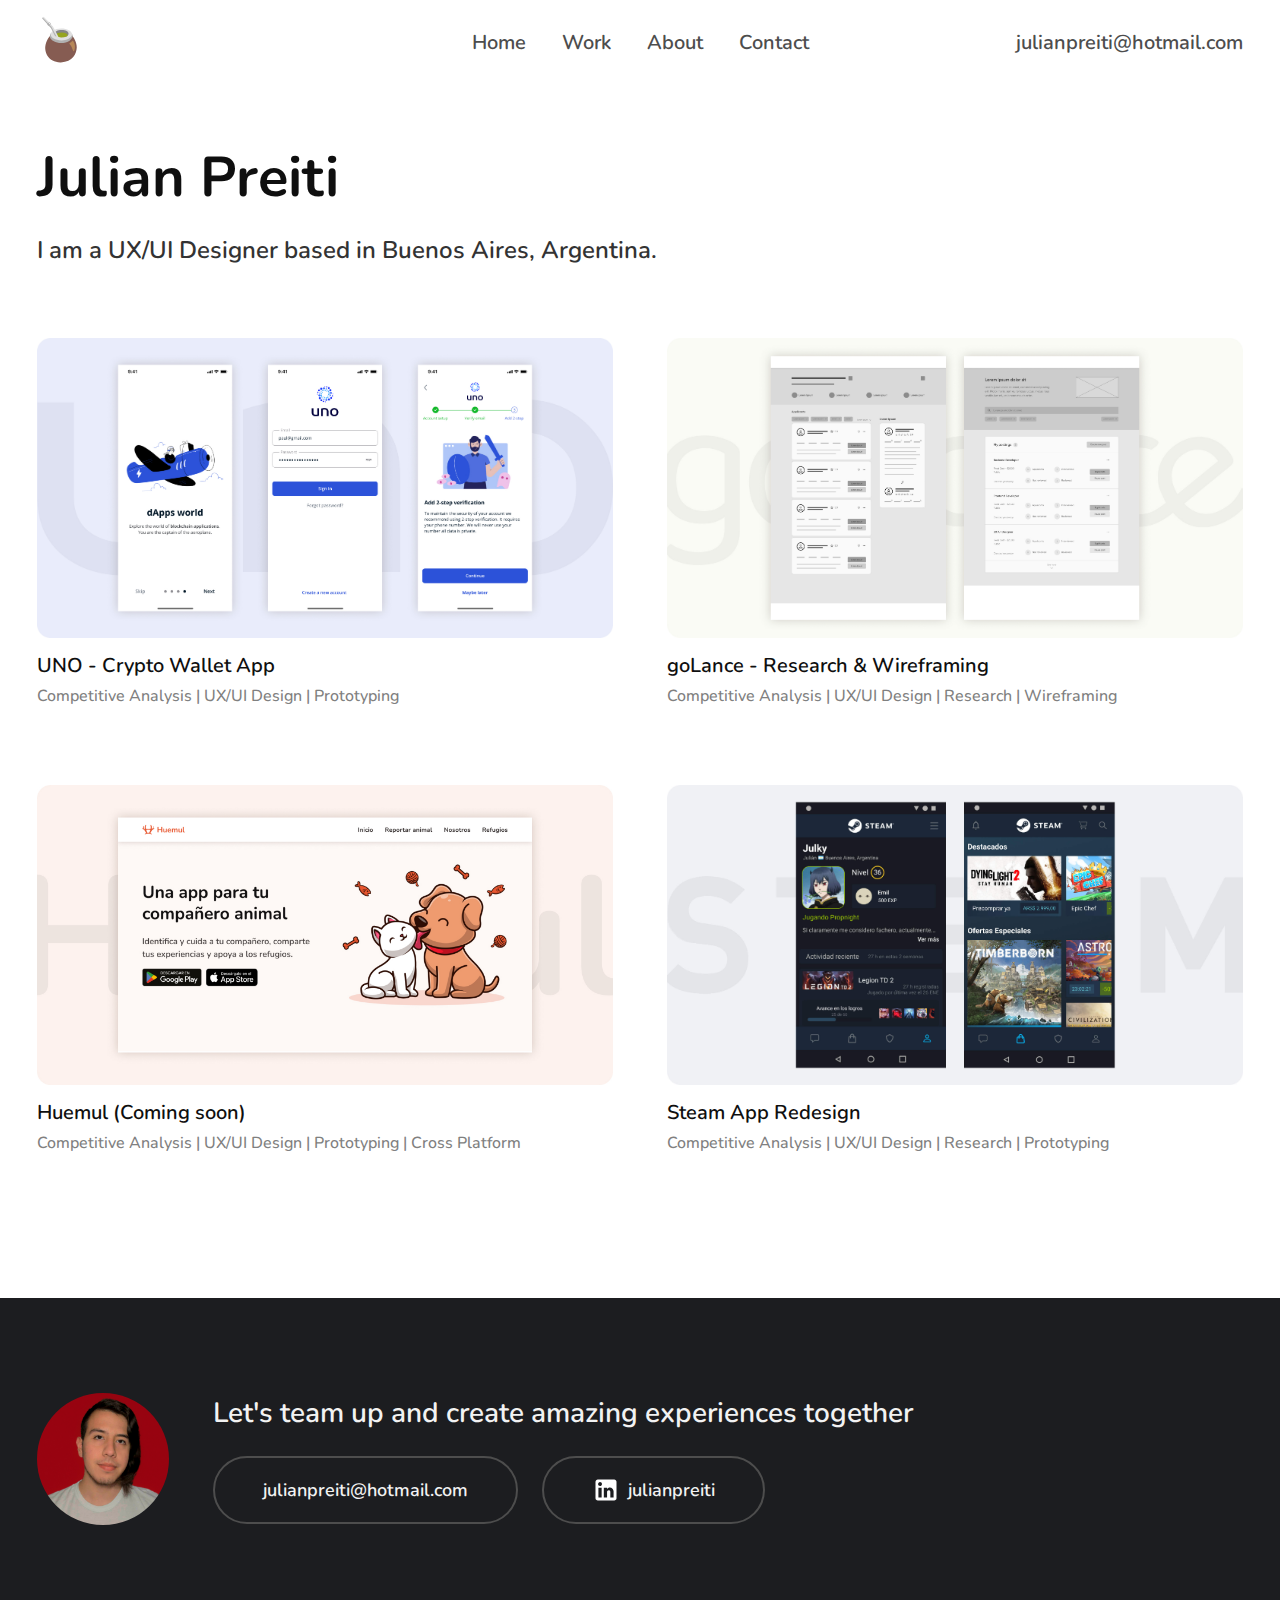
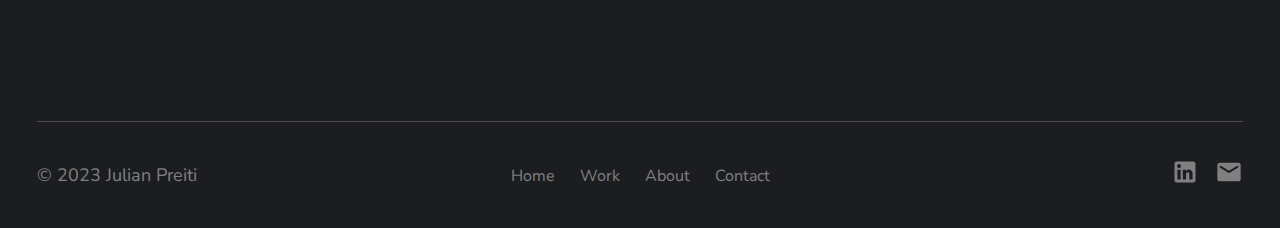
<file: index.html>
<!DOCTYPE html>
<html lang="en">

<head>
    <!-- Google tag (gtag.js) -->
    <script async src="https://www.googletagmanager.com/gtag/js?id=G-K3PD2K384N"></script>
    <script>
        window.dataLayer = window.dataLayer || [];
        function gtag() { dataLayer.push(arguments); }
        gtag('js', new Date());

        gtag('config', 'G-K3PD2K384N');
    </script>
    <meta charset="UTF-8">
    <meta name="viewport" content="width=device-width, initial-scale=1.0">
    <!-- Viewport para dispositivos con ancho de pantalla máximo de 768px -->
    <meta name="viewport" content="width=768">
    <!-- Viewport para dispositivos con ancho de pantalla máximo de 480px -->
    <meta name="viewport" content="width=480">
    <title>Julian Preiti | UX/UI Designer</title>
    <meta name="description"
        content="Explore the portfolio of Julian Preiti, a UX/UI Designer based in Buenos Aires, Argentina, with over a year of experience creating innovative experiences for national and international clients">
    <link rel="icon" href="assets/img/illustration.png">
    <link rel="stylesheet" href="assets/styles/style.css">
</head>

<body>
    <section id="home">
        <header>
            <div class="logo">
                <img src="assets/img/logo.svg" alt="logo">
            </div>
            <nav class="nav">
                <ul>
                    <li class="nav-link"><a href="/">Home</a></li>
                    <li class="nav-link"><a href="/">Work</a></li>
                    <li class="nav-link"><a href="about">About</a></li>
                    <li class="nav-link"><a href="#contact">Contact</a></li>
                </ul>
            </nav>
            <a href="mailto:julianpreiti@hotmail.com" class="mail-button" target="_blank">julianpreiti@hotmail.com</a>
        </header>
        <h2 class="h1-main">Julian Preiti</h1>
            <h1 class="h2-main">I am a UX/UI Designer based in Buenos Aires, Argentina.
        </h2>
    </section>
    <section id="portfolio">
        <div class="portfolio">
            <div class="card">
                <a href="uno">
                    <img id="card1" src="assets/img/uno/uno-thumbnail.jpg">
                    <h3>UNO - Crypto Wallet App</h3>
                    <p>Competitive Analysis | UX/UI Design | Prototyping</p>
                </a>
            </div>
            <div class="card">
                <a href="golance">
                    <img id="card2" src="assets/img/gl/gl-thumbnail.jpg">
                    <h3>goLance - Research & Wireframing</h3>
                    <p>Competitive Analysis | UX/UI Design | Research | Wireframing</p>
                </a>
            </div>
            <div class="card">
                <a>
                    <img id="card3" src="assets/img/huemul-thumbnail.jpg">
                    <h3>Huemul (Coming soon)</h3>
                    <p>Competitive Analysis | UX/UI Design | Prototyping | Cross Platform</p>
                </a>
            </div>
            <div class="card">
                <a href="steam">
                    <img id="card4" src="assets/img/steam/steam-thumbnail.jpg">
                    <h3>Steam App Redesign</h3>
                    <p>Competitive Analysis | UX/UI Design | Research | Prototyping</p>
                </a>
            </div>
        </div>
    </section>
    <section id="contact">
        <div class="contact-background">
            <div class="contact">
                <img class="perfil" id="profile" src="assets/img/julianpreiti.svg" alt="Profile picture">
                <div class="team">
                    <h3>Let's team up and create amazing experiences together</h3>
                    <div class="contact-buttons">
                        <a class="email" href="mailto:julianpreiti@hotmail.com">julianpreiti@hotmail.com</a>
                        <a class="linkedin" href="https://www.linkedin.com/in/julianpreiti/" target="_blank"><span
                                class="linkedin-text"><img class="linkedin-icon"
                                    src="assets/img/in-white.svg">julianpreiti</span></a>
                    </div>
                </div>
            </div>
        </div>
    </section>
    <div class="footer-container">
        <footer>
            <div class="footer-left">
                <p>&copy; 2023 Julian Preiti</p>
            </div>
            <div class="footer-center">
                <ul>
                    <li><a href="index.html#home">Home</a></li>
                    <li><a href="index.html#portfolio">Work</a></li>
                    <li><a href="about.html">About</a></li>
                    <li><a href="#contact">Contact</a></li>
                </ul>
            </div>
            <div class="footer-right">
                <a href="https://www.linkedin.com/in/julianpreiti/" target="_blank">
                    <img src="assets/img/in.svg" alt="LinkedIn logo">
                </a>

                <a href="mailto:julianpreiti@hotmail.com" target="_blank">
                    <img src="assets/img/mail.svg" alt="mail logo">
                </a>
            </div>
        </footer>
    </div>
</body>

</html>
</file>
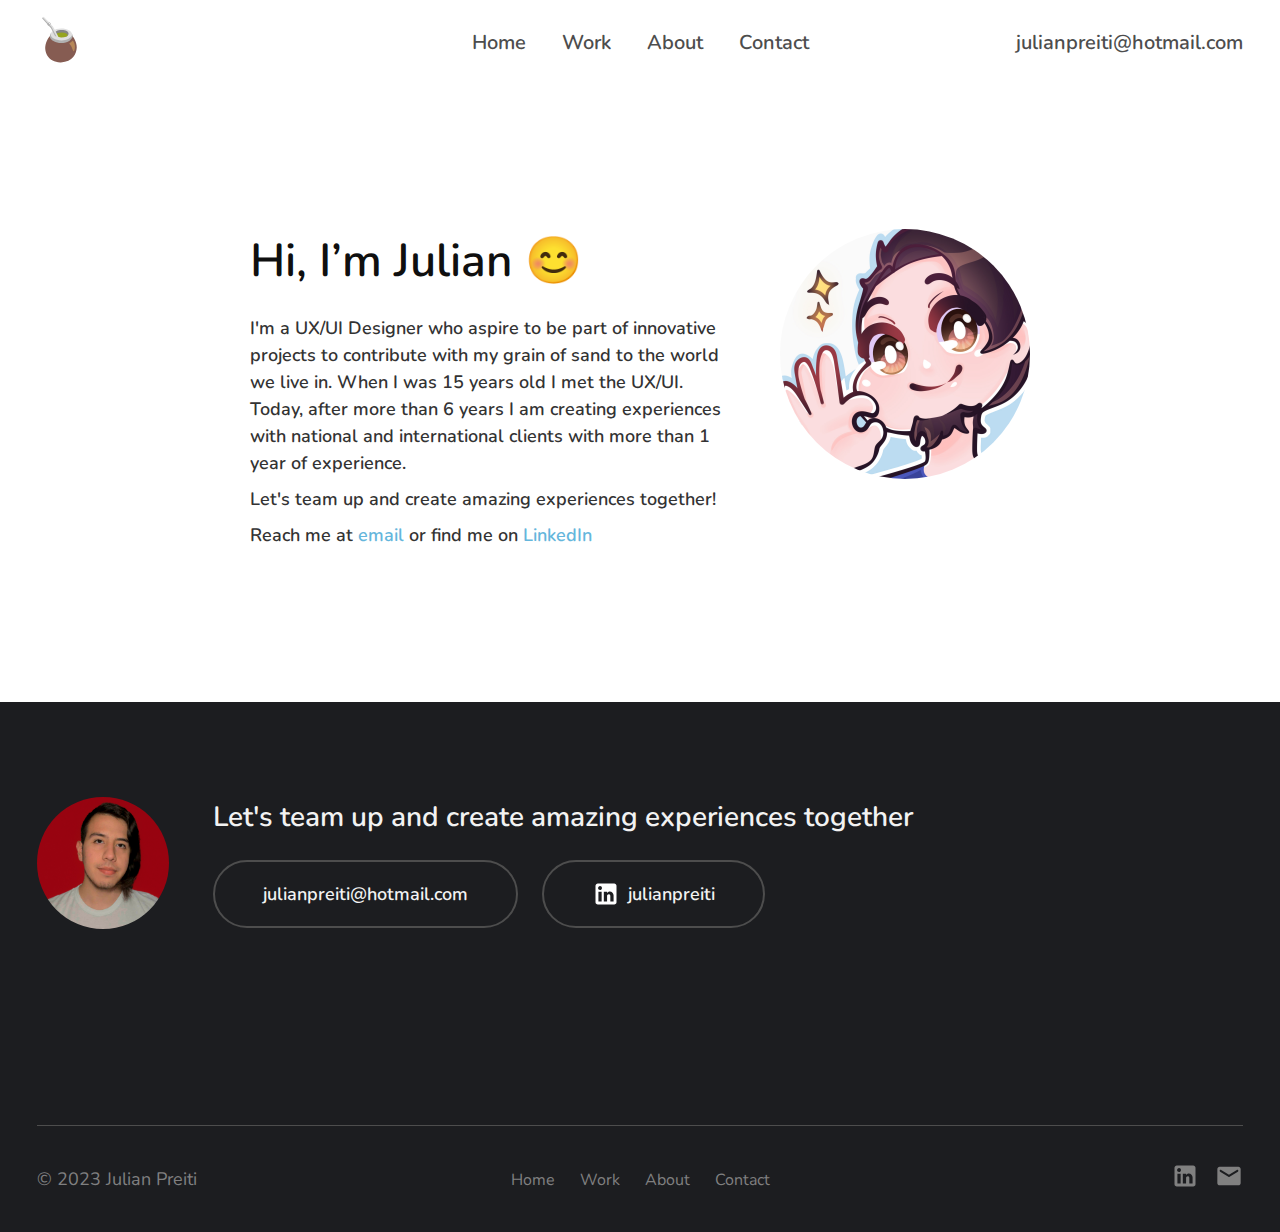
<file: about.html>
<!DOCTYPE html>
<html lang="en">

<head>
    <!-- Google tag (gtag.js) -->
    <script async src="https://www.googletagmanager.com/gtag/js?id=G-K3PD2K384N"></script>
    <script>
        window.dataLayer = window.dataLayer || [];
        function gtag() { dataLayer.push(arguments); }
        gtag('js', new Date());

        gtag('config', 'G-K3PD2K384N');
    </script>
    <meta charset="UTF-8">
    <meta name="viewport" content="width=device-width, initial-scale=1.0">
    <!-- Viewport para dispositivos con ancho de pantalla máximo de 768px -->
    <meta name="viewport" content="width=768">
    <!-- Viewport para dispositivos con ancho de pantalla máximo de 480px -->
    <meta name="viewport" content="width=480">
    <title>About | Julian Preiti</title>
    <meta name="description"
        content="Learn more about Julian Preiti, a UX/UI Designer based in Buenos Aires, Argentina, who aspires to be part of innovative projects and contributes with a unique perspective to each design challenge. With over a year of experience creating innovative experiences for national and international clients">
    <link rel="stylesheet" href="assets/styles/style.css">
    <link rel="icon" href="assets/img/illustration.png">
</head>

<body>
    <header>
        <div class="logo">
            <img src="assets/img/logo.svg" alt="logo">
        </div>
        <nav class="nav">
            <ul>
                <li class="nav-link"><a href="/">Home</a></li>
                <li class="nav-link"><a href="/">Work</a></li>
                <li class="nav-link"><a href="about">About</a></li>
                <li class="nav-link"><a href="#contact">Contact</a></li>
            </ul>
        </nav>
        <a href="mailto:julianpreiti@hotmail.com" class="mail-button" target="_blank">julianpreiti@hotmail.com</a>
    </header>
    <div class="container-about">
        <div class="text-about">
            <h1 class="about-h1">Hi, I’m Julian <span>&#x1F60A;</span></h1>
            <div class="about-me">
                <p>I'm a UX/UI Designer who aspire to be part of innovative projects to contribute with my grain of sand
                    to the world we live in. When I was 15 years old I met the UX/UI. Today, after more than 6 years I
                    am creating experiences with national and international clients with more than 1 year of experience.
                </p>
                <p>Let's team up and create amazing experiences together!</p>
                <p>Reach me at <a href="mailto:julianpreiti@hotmail.com">email</a> or find me on <a
                        href="https://www.linkedin.com/in/julianpreiti/" target="_blank">LinkedIn</a></p>
            </div>
        </div>
        <img src="assets/img/illustration.svg" class="illustration" alt="illustration">
    </div>
    <section id="contact">
        <div class="contact-background">
            <div class="contact">
                <img class="perfil" id="profile" src="assets/img/julianpreiti.svg">
                <div class="team">
                    <h3>Let's team up and create amazing experiences together</h3>
                    <div class="contact-buttons">
                        <a class="email" href="mailto:julianpreiti@hotmail.com">julianpreiti@hotmail.com</a>
                        <a class="linkedin" href="https://www.linkedin.com/in/julianpreiti/" target="_blank"><span
                                class="linkedin-text"><img class="linkedin-icon"
                                    src="assets/img/in-white.svg">julianpreiti</span></a>
                    </div>
                </div>
            </div>
        </div>
    </section>
    <div class="footer-container">
        <footer>
            <div class="footer-left">
                <p>&copy; 2023 Julian Preiti</p>
            </div>
            <div class="footer-center">
                <ul>
                    <li><a href="/">Home</a></li>
                    <li><a href="/">Work</a></li>
                    <li><a href="about">About</a></li>
                    <li><a href="#contact">Contact</a></li>
                </ul>
            </div>
            <div class="footer-right">
                <a href="https://www.linkedin.com/in/julianpreiti/" target="_blank">
                    <img src="assets/img/in.svg" alt="Logo de LinkedIn">
                </a>

                <a href="mailto:julianpreiti@hotmail.com" target="_blank">
                    <img src="assets/img/mail.svg" alt="Logo de LinkedIn">
                </a>
            </div>
        </footer>
    </div>
</body>

</html>
</file>
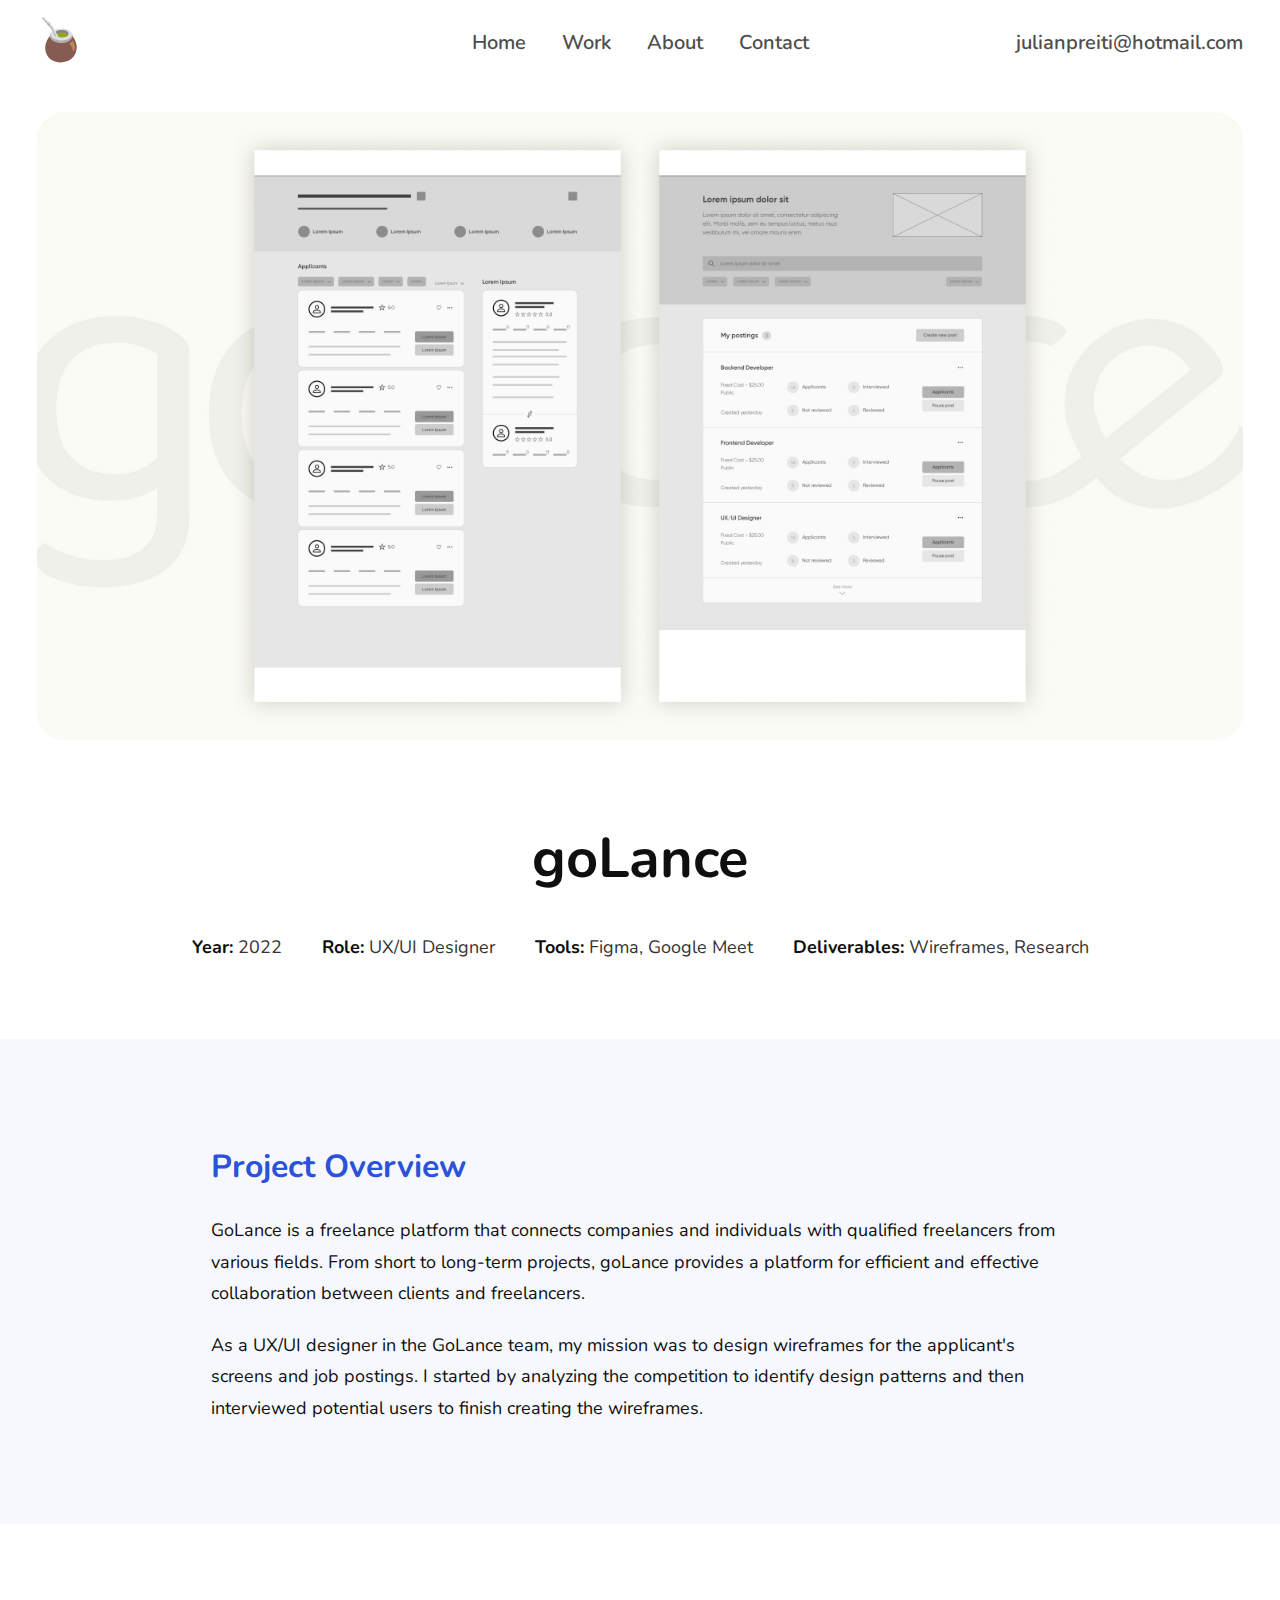
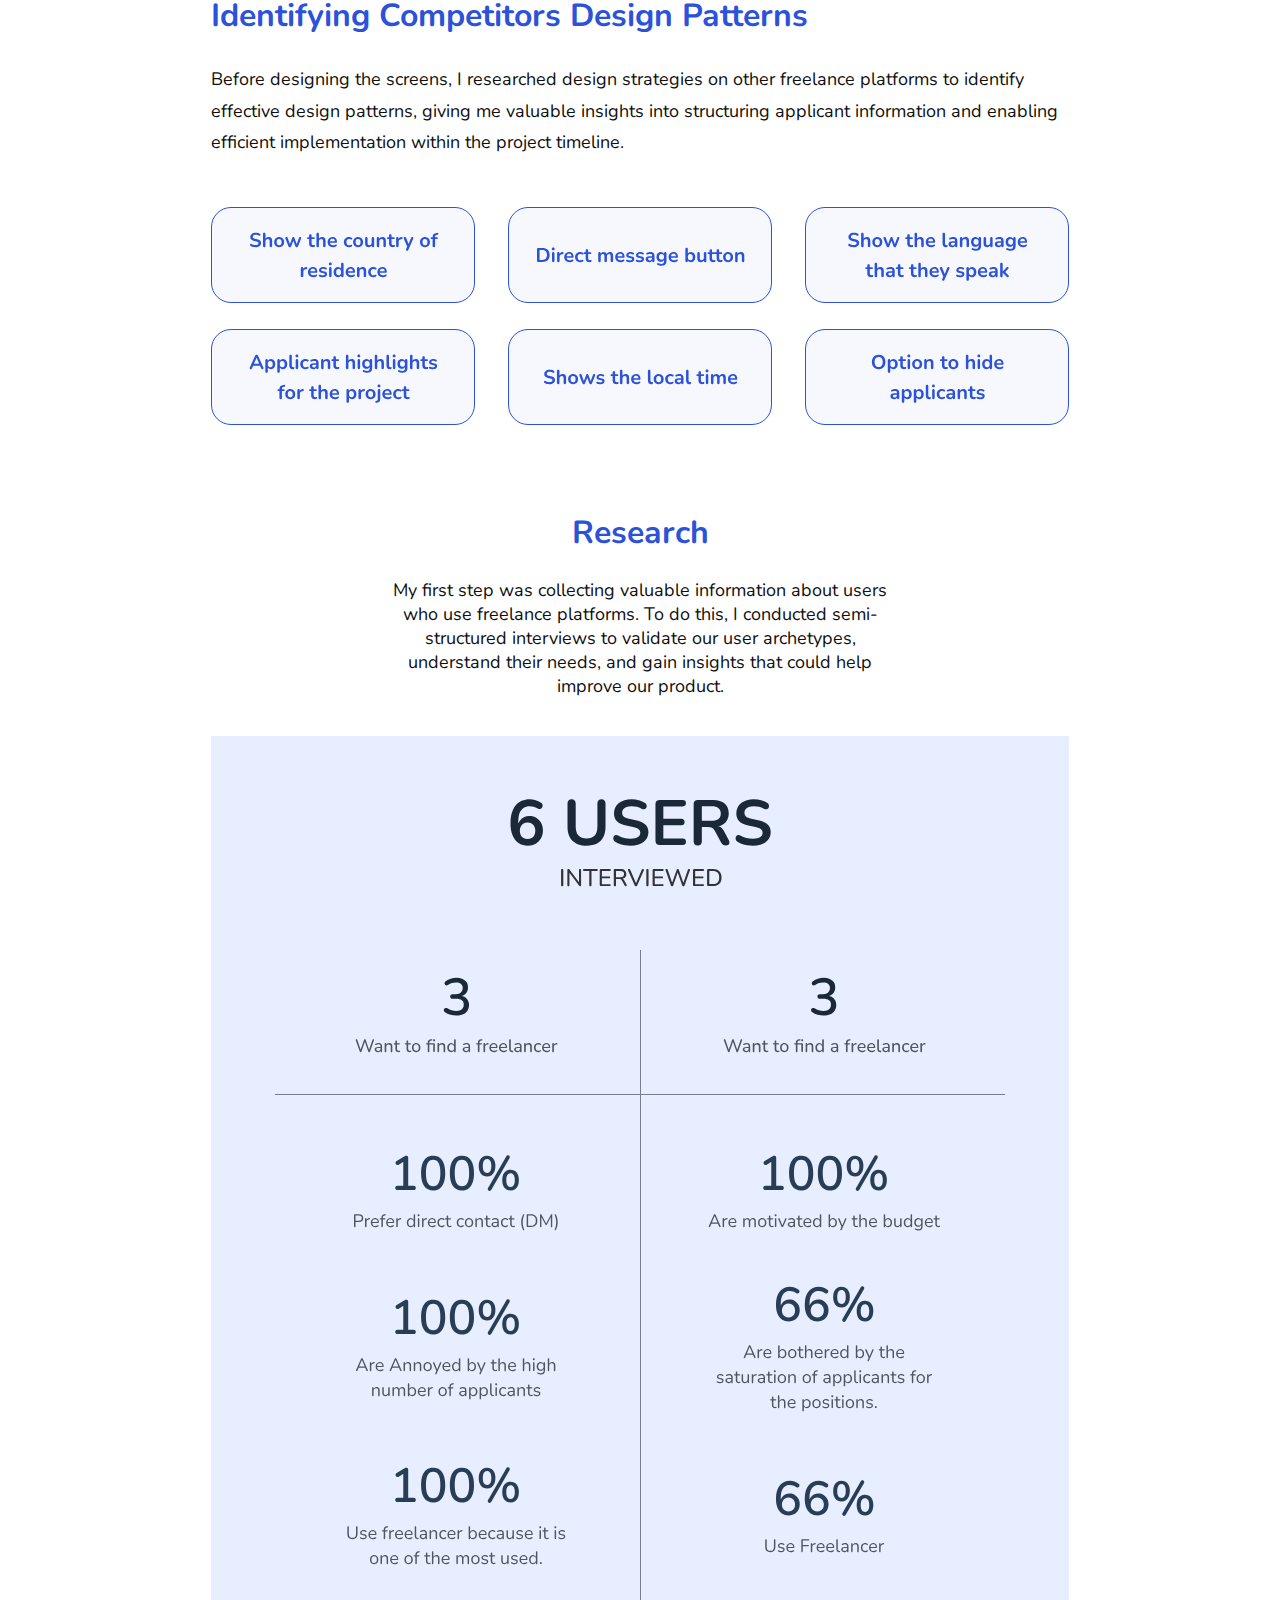
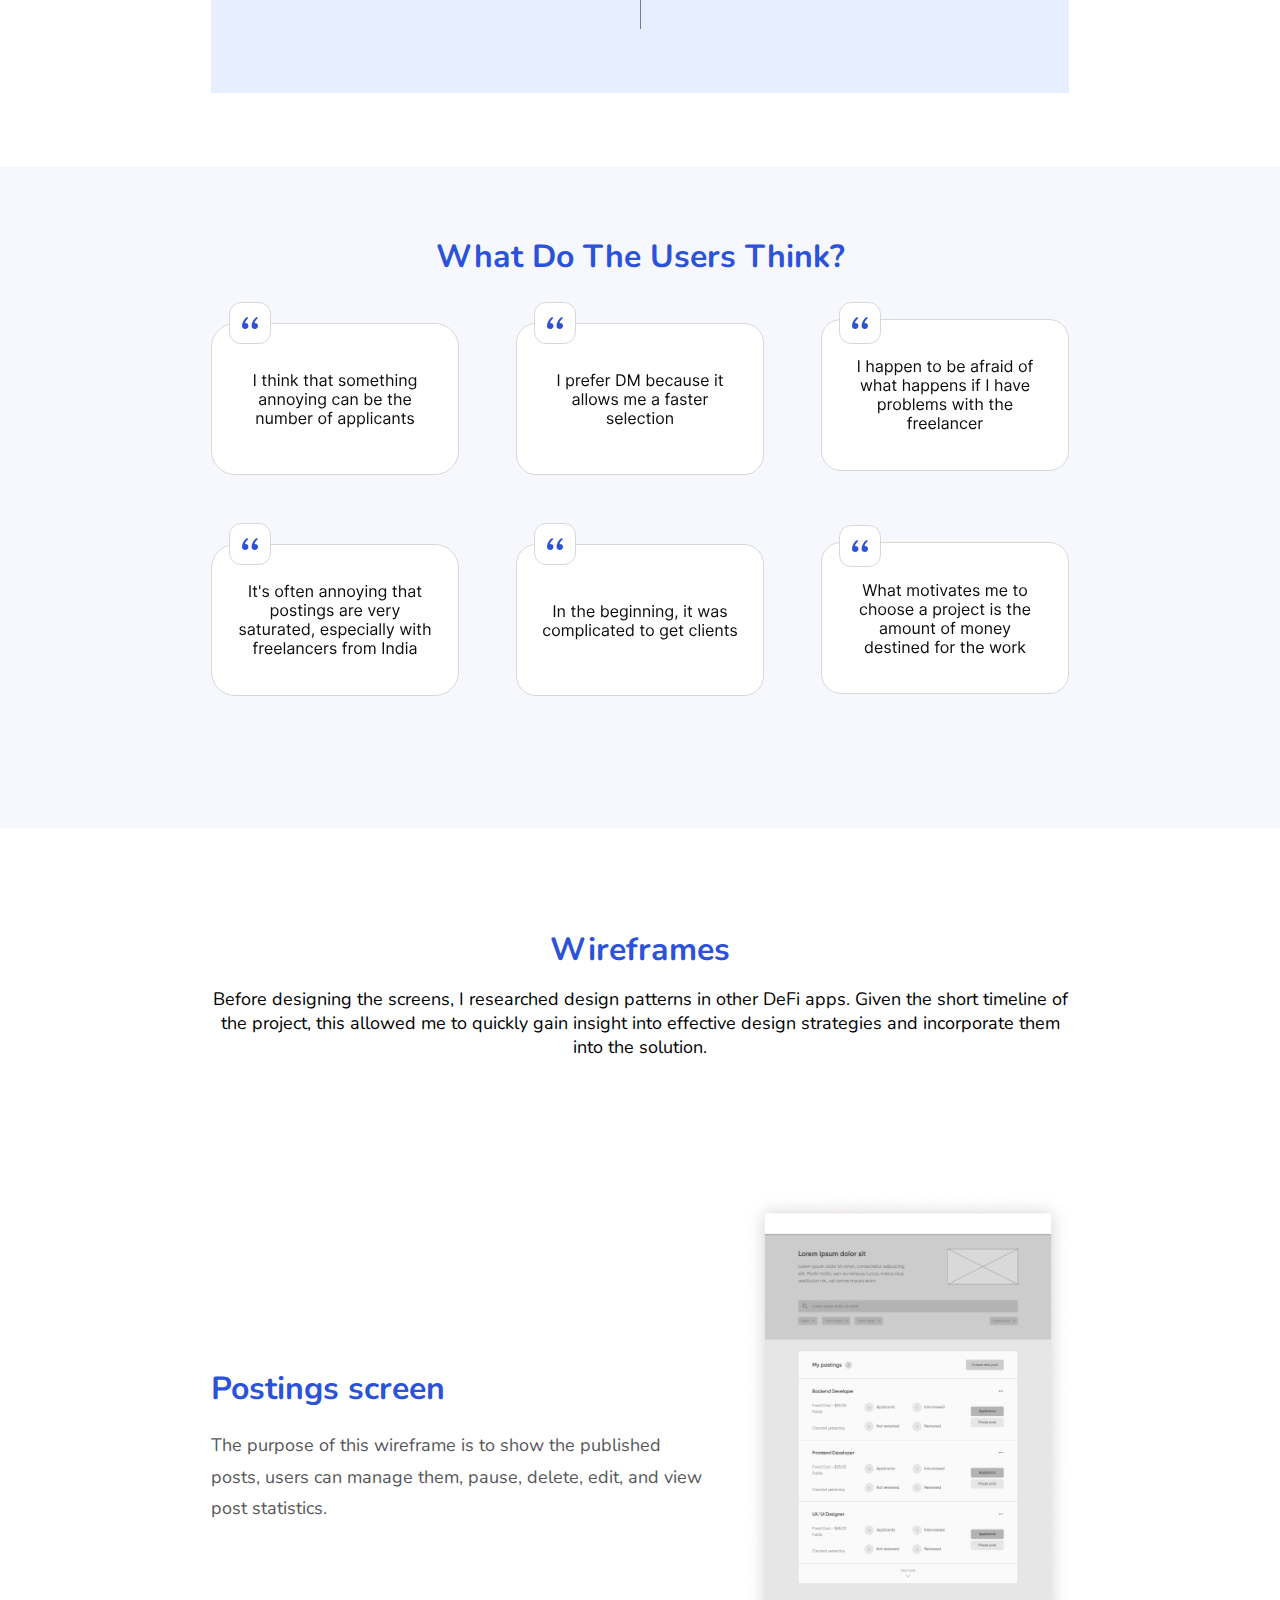
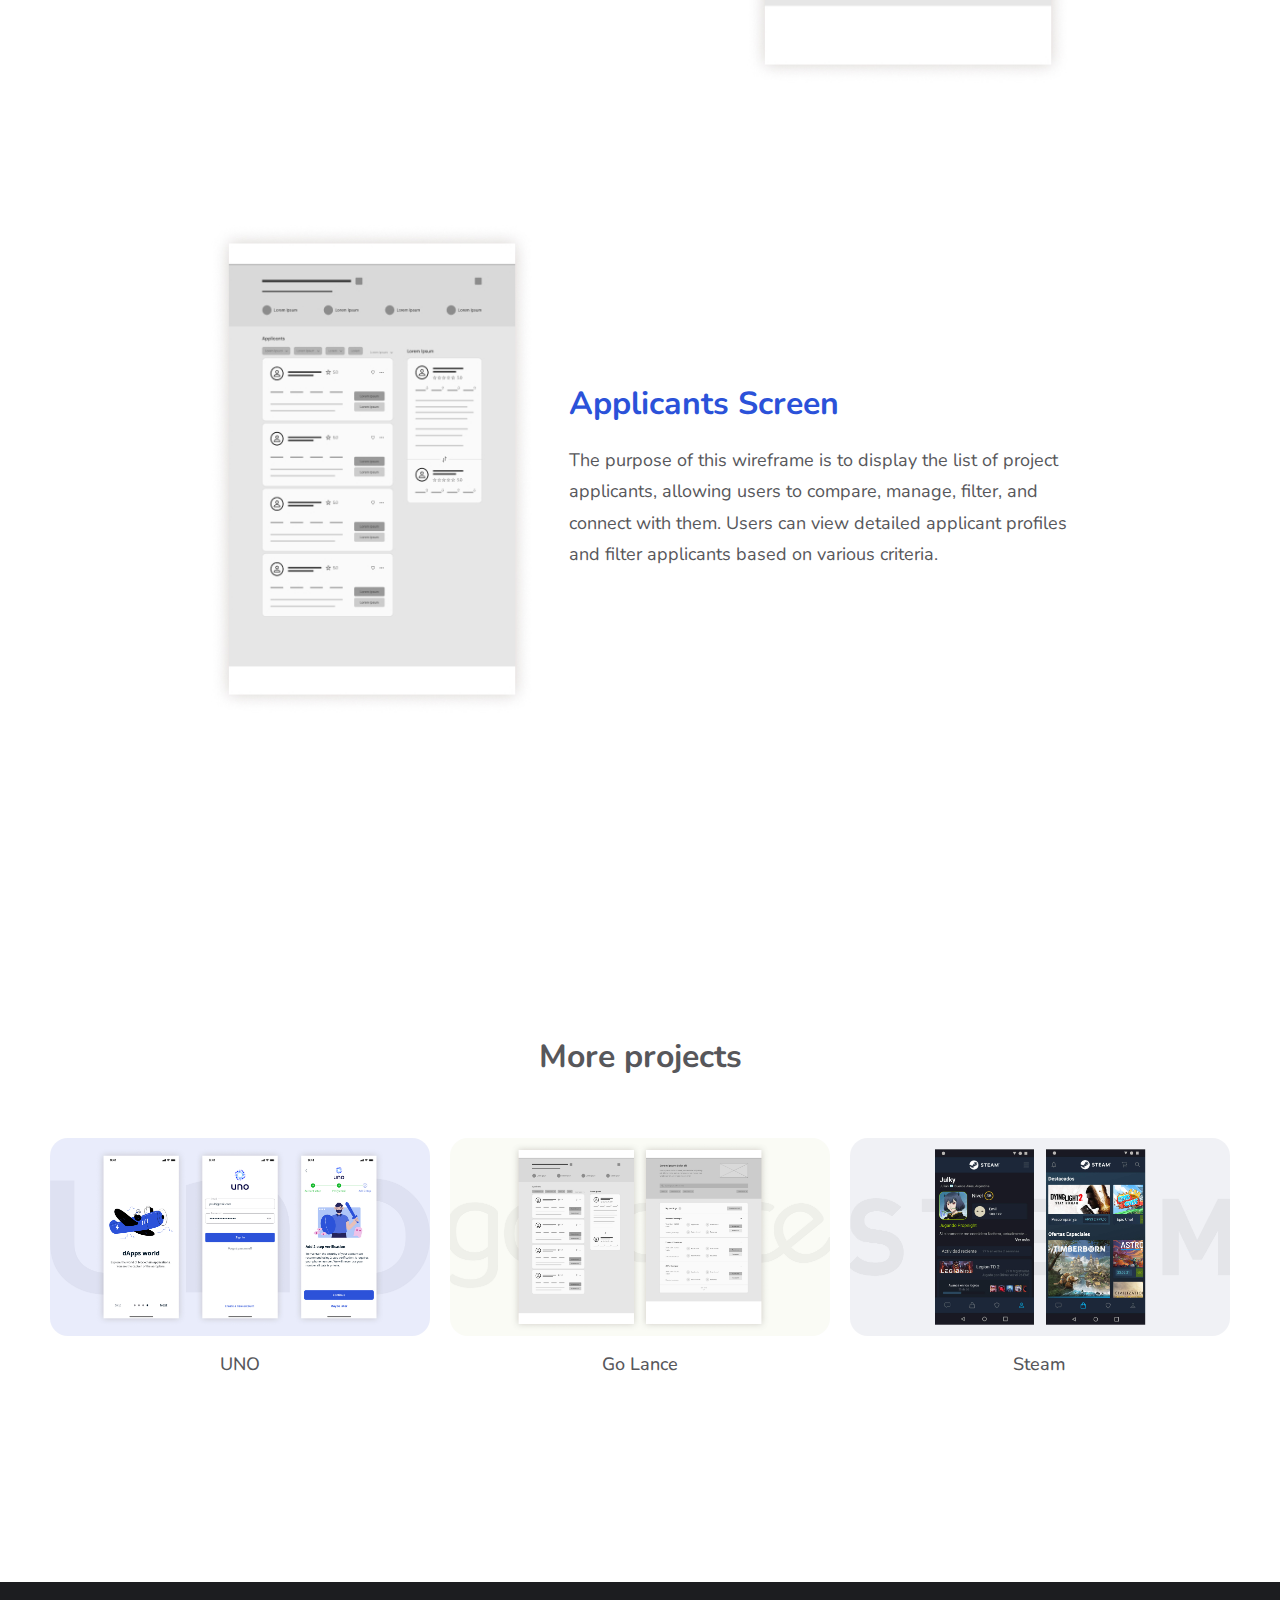
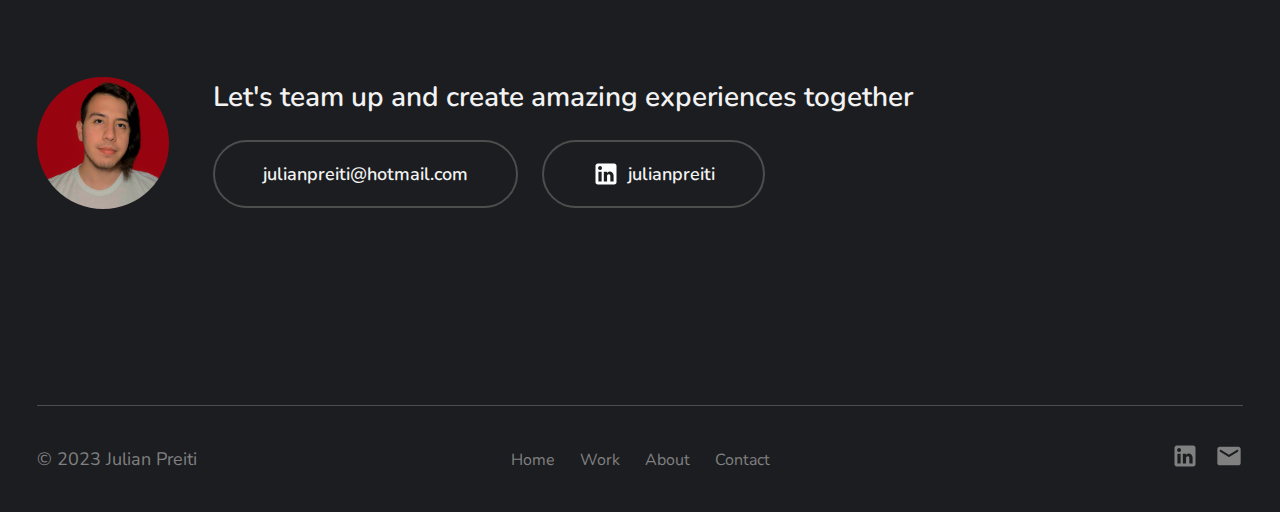
<file: gl.html>
<!DOCTYPE html>
<html lang="en">
<head>
    <!-- Google tag (gtag.js) -->
    <script async src="https://www.googletagmanager.com/gtag/js?id=G-K3PD2K384N"></script>
    <script>
  window.dataLayer = window.dataLayer || [];
  function gtag(){dataLayer.push(arguments);}
  gtag('js', new Date());

  gtag('config', 'G-K3PD2K384N');
    </script>
    <meta charset="UTF-8">
    <title>goLance | Julian Preiti</title>
    <link rel="icon" href="assets/img/illustration.png">
    <link rel="stylesheet" href="assets/styles/style.css">
    <link rel="stylesheet" href="assets/styles/golance-styles.css">
</head>
<body>
    <header>
        <div class="logo">
            <img src="assets/img/logo.svg" alt="logo">
        </div>
        <nav class="nav">
            <ul>
                <li class="nav-link"><a href="/">Home</a></li>
                <li class="nav-link"><a href="/">Work</a></li>
                <li class="nav-link"><a href="about">About</a></li>
                <li class="nav-link"><a href="#contact">Contact</a></li>
            </ul>
        </nav>
        <a href="mailto:julianpreiti@hotmail.com" class="mail-button" target="_blank">julianpreiti@hotmail.com</a>
    </header>
    <div class="cover-image">
        <img src="assets/img/gl/gl-thumbnail.jpg" alt="Project thumbnail">
    </div>
    <div class="project-section">
        <h1 class="project-section-title">goLance</h1>
        <ul class="project-section-list">
            <li><strong>Year:</strong> 2022</li>
            <li><strong>Role:</strong>  UX/UI Designer</li>
            <li><strong>Tools:</strong> Figma, Google Meet</li>
            <li><strong>Deliverables:</strong> Wireframes, Research</li>
        </ul>
    </div>
    <section id="project">
        <div class="gl-project-background">
            <div class="project">
                <h2 class="gl-project-title">Project Overview</h2>
                <p>GoLance is a freelance platform that connects companies and individuals with qualified freelancers from various fields. From short to long-term projects, goLance provides a platform for efficient and effective collaboration between clients and freelancers.</p>
                <p>As a UX/UI designer in the GoLance team, my mission was to design wireframes for the applicant's screens and job postings. I started by analyzing the competition to identify design patterns and then interviewed potential users to finish creating the wireframes. </p>
            </div>
        </div>
    </section>
    <div class="gl-competitors">
        <h2 class="gl-project-title">Identifying Competitors Design Patterns</h2>
        <p>Before designing the screens, I researched design strategies on other freelance platforms to identify effective design patterns, giving me valuable insights into structuring applicant information and enabling efficient implementation within the project timeline.</p>
        <img src="assets/img/gl/gl-patterns.svg" alt="goLance Competitors Pattern">
    </div>
    <div class="gl-research">
        <h2 class="gl-project-title">Research</h2>
        <p>My first step was collecting valuable information about users who use freelance platforms. To do this, I conducted semi-structured interviews to validate our user archetypes, understand their needs, and gain insights that could help improve our product.</p>
        <img src="assets/img/gl/gl-research.svg" alt="Users Feedback">
    </div>
    <div class="gl-users-background">
        <div class="gl-users">
            <h2 class="gl-project-title">What Do The Users Think?</h2>
            <img src="assets/img/gl/gl-users.svg" alt="goLance what do the users think?">
        </div>
    </div>
    <div class="gl-wireframes-title">
        <h2 class="gl-project-title">Wireframes</h2>
        <p>Before designing the screens, I researched design patterns in other DeFi apps. Given the short timeline of the project, this allowed me to quickly gain insight into effective design strategies and incorporate them into the solution.</p>
    </div>
    <div class="gl-elements">
        <div class="gl-elements-container">
            <div class="gl-text-container">
                <h2 class="gl-element-title">Postings screen</h2>
                <p class="gl-element-text">The purpose of this wireframe is to show the published posts, users can manage them, pause, delete, edit, and view post statistics. </p>
            </div>
            <div>
                <img src="assets/img/gl/gl-wireframe-postings.jpg" alt="Imagen" class="gl-wireframe-postings">
            </div>
        </div>
        <div class="gl-elements-container-reversed">
            <div>
                <img src="assets/img/gl/gl-wireframe-applicants.jpg" alt="Imagen" class="gl-wireframe-applicants">
            </div>
            <div class="gl-text-container-reversed">
                <h2 class="gl-element-title">Applicants Screen</h2>
                <p class="gl-element-text">The purpose of this wireframe is to display the list of project applicants, allowing users to compare, manage, filter, and connect with them. Users can view detailed applicant profiles and filter applicants based on various criteria. </p>
            </div>
        </div>
    </div>
    <section class="more-projects">
        <div class="container-more-projects">
            <h2 class="more-projects-title">More projects</h2>
            <div class="project-list">
                <div class="project-item">
                    <a href="uno.html">
                        <img src="assets/img/uno/uno-thumbnail.jpg" alt="Project image">
                        <h3 class="project-title">UNO</h3>
                    </a>
                </div>
                <div class="project-item">
                    <a href="gl.html">
                        <img src="assets/img/gl/gl-thumbnail.jpg" alt="Project image">
                        <h3 class="project-title">Go Lance</h3>
                    </a>
                </div>
                <div class="project-item">
                    <a href="steam.html">
                        <img src="assets/img/steam/steam-thumbnail.jpg" alt="Project image">
                        <h3 class="project-title">Steam</h3>
                    </a>
                </div>
            </div>
        </div>
    </section>
    <section id="contact">
        <div class="contact-background">
            <div class="contact">
                <img class="perfil" id="profile" src="assets/img/julianpreiti.svg" alt="Profile picture">
                <div class="team">
                    <h3>Let's team up and create amazing experiences together</h3>
                    <div class="contact-buttons">
                        <a class="email" href="mailto:julianpreiti@hotmail.com">julianpreiti@hotmail.com</a>
                        <a class="linkedin" href="https://www.linkedin.com/in/julianpreiti/" target="_blank"><span class="linkedin-text"><img class="linkedin-icon" src="assets/img/in-white.svg">julianpreiti</span></a>
                    </div>
                </div>
            </div>
        </div>
    </section>
    <div class="footer-container">
        <footer>
            <div class="footer-left">
                <p>&copy; 2023 Julian Preiti</p>
            </div>
            <div class="footer-center">
                <ul>
                    <li><a href="/">Home</a></li>
                    <li><a href="/">Work</a></li>
                    <li><a href="about">About</a></li>
                    <li><a href="#contact">Contact</a></li>
                </ul>
            </div>
            <div class="footer-right">
                <a href="https://www.linkedin.com/in/julianpreiti/" target="_blank">
                    <img src="assets/img/in.svg" alt="LinkedIn logo">
                </a>

                <a href="mailto:julianpreiti@hotmail.com" target="_blank">
                    <img src="assets/img/mail.svg" alt="mail logo">
                </a>
            </div>
        </footer>
    </div>
</body>
</html>
</file>
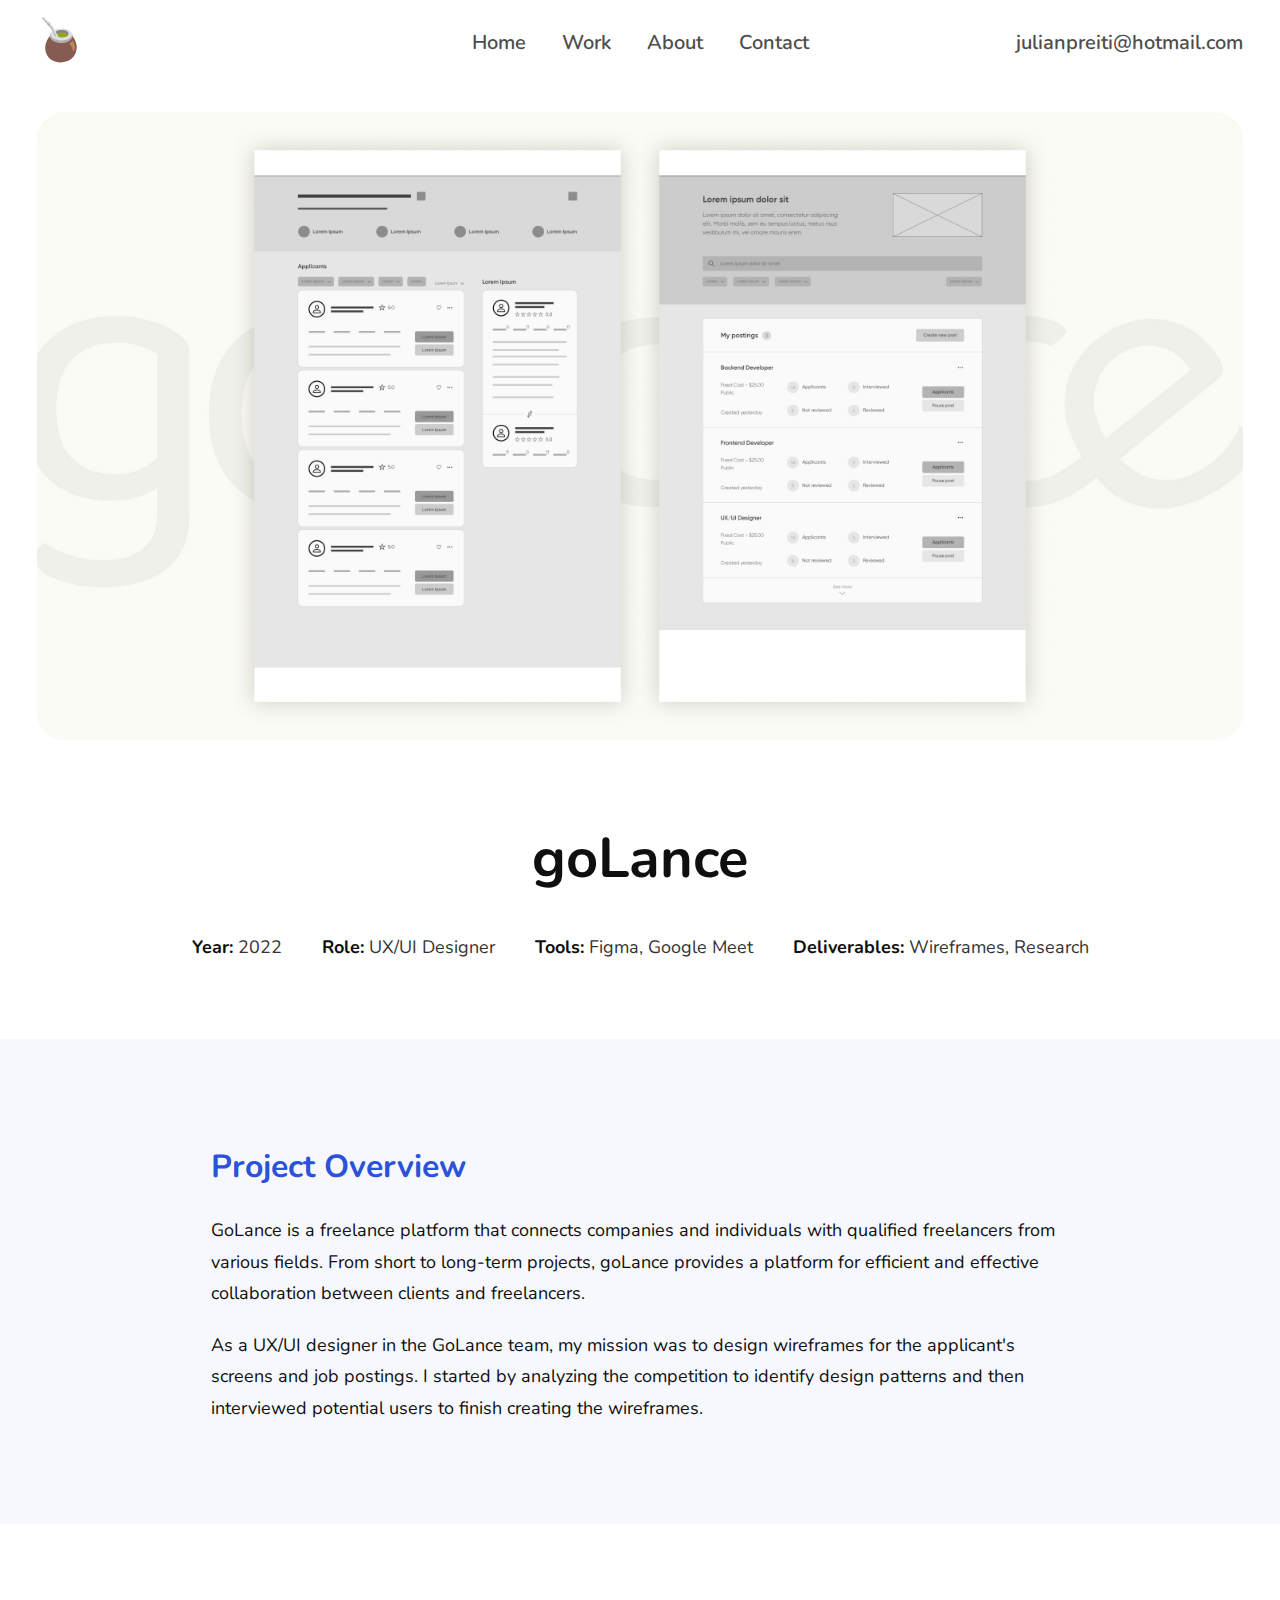
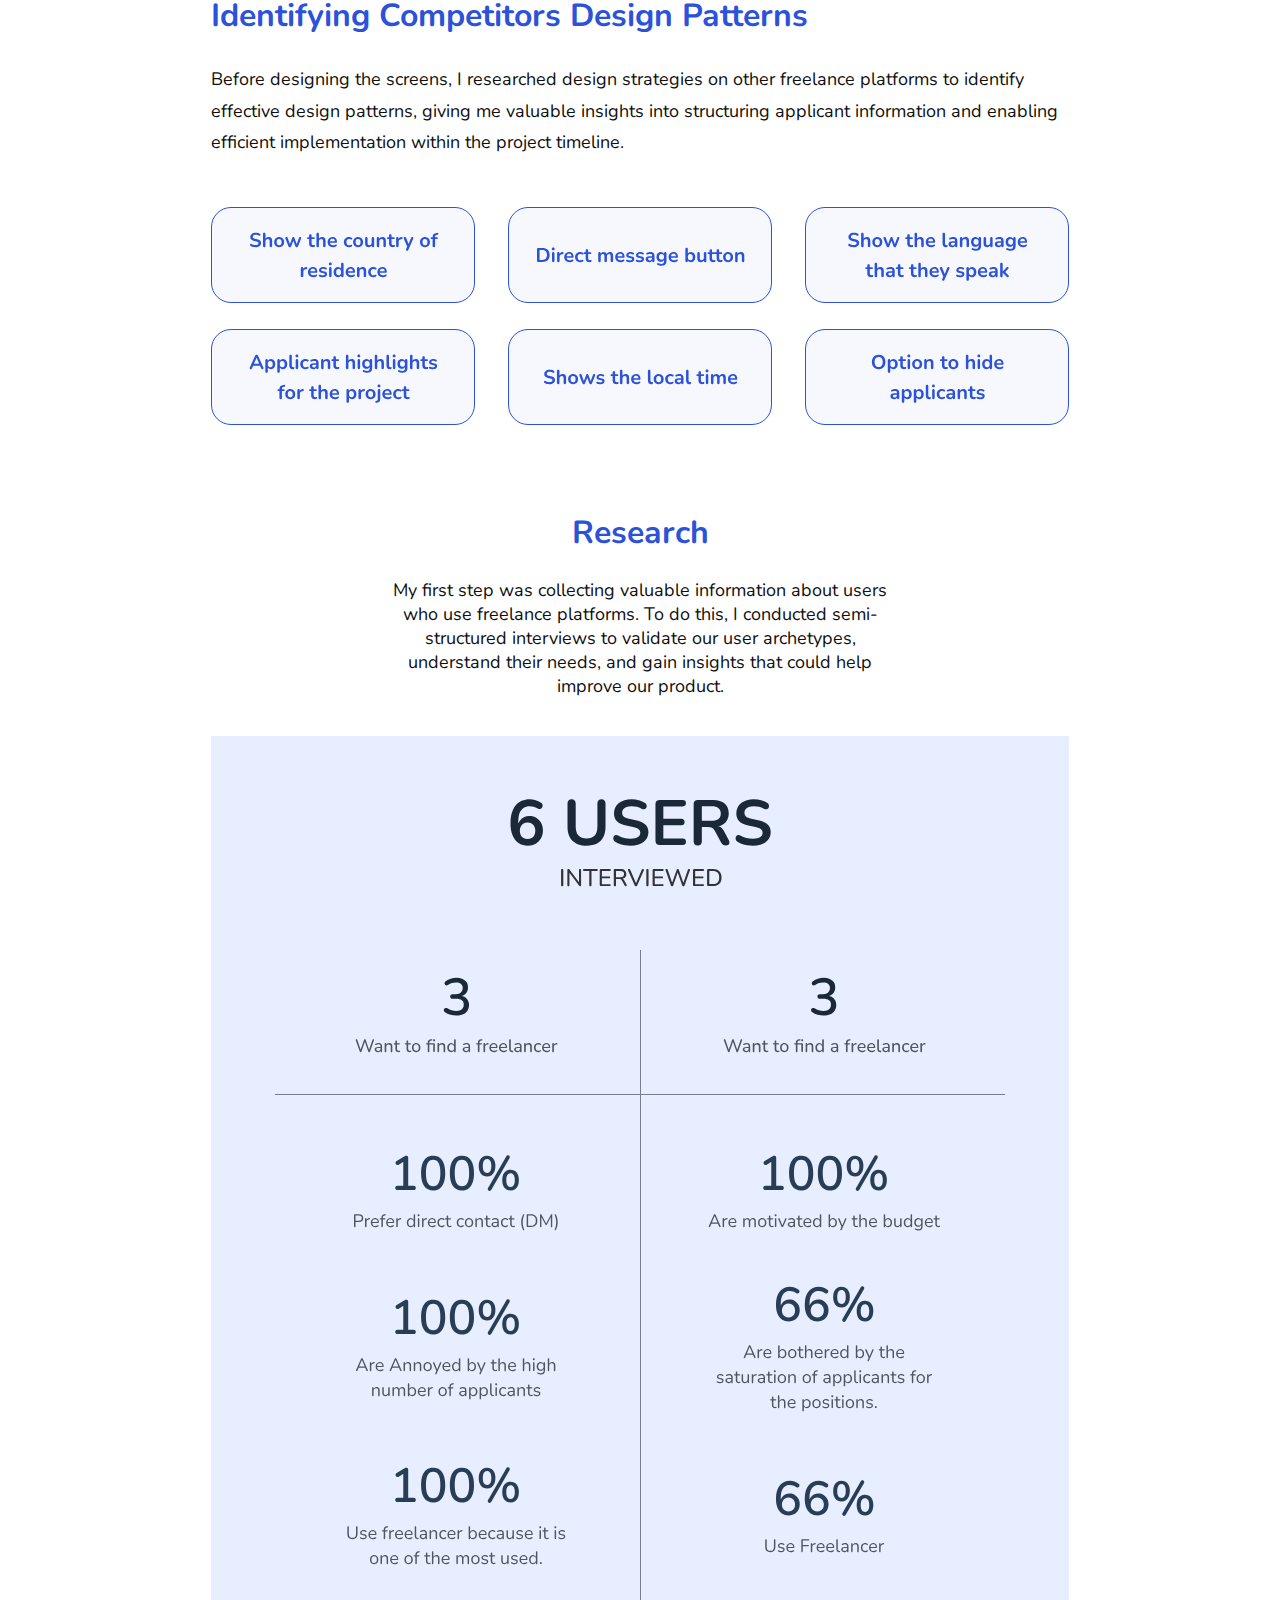
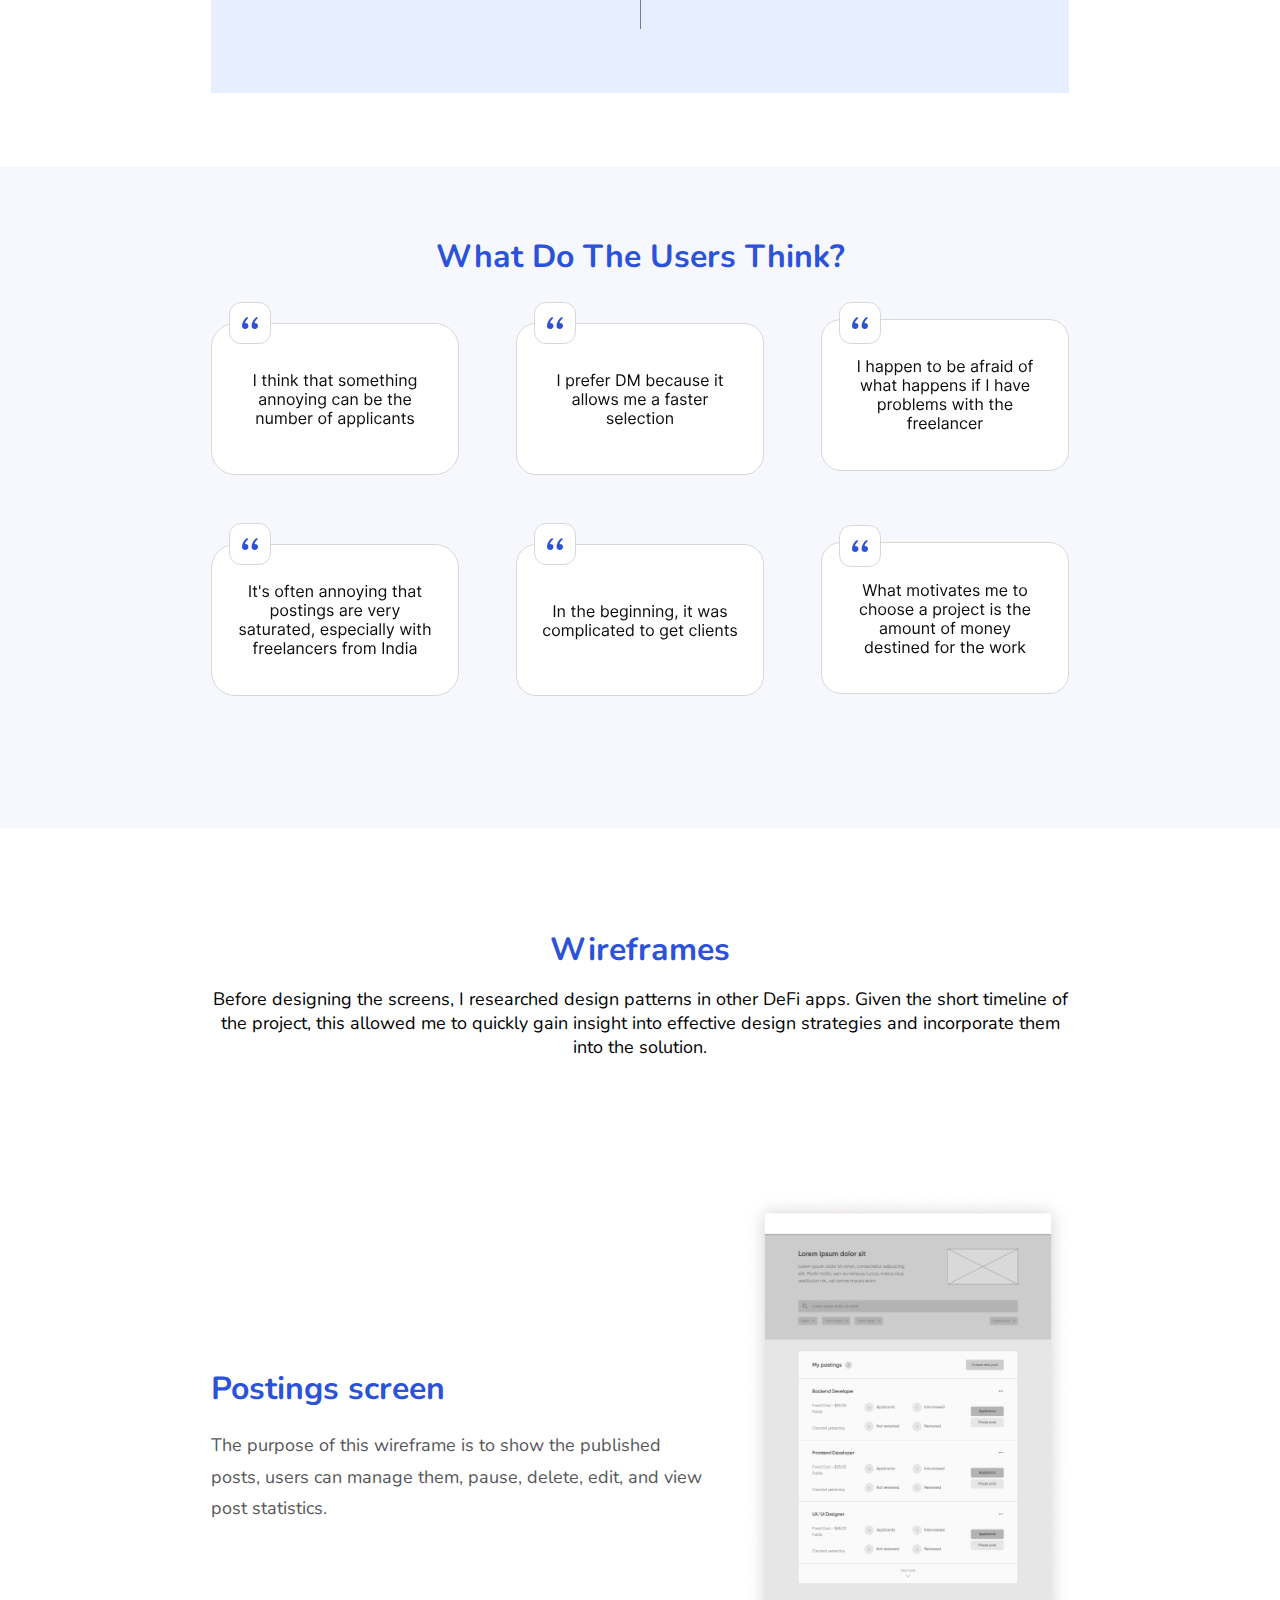
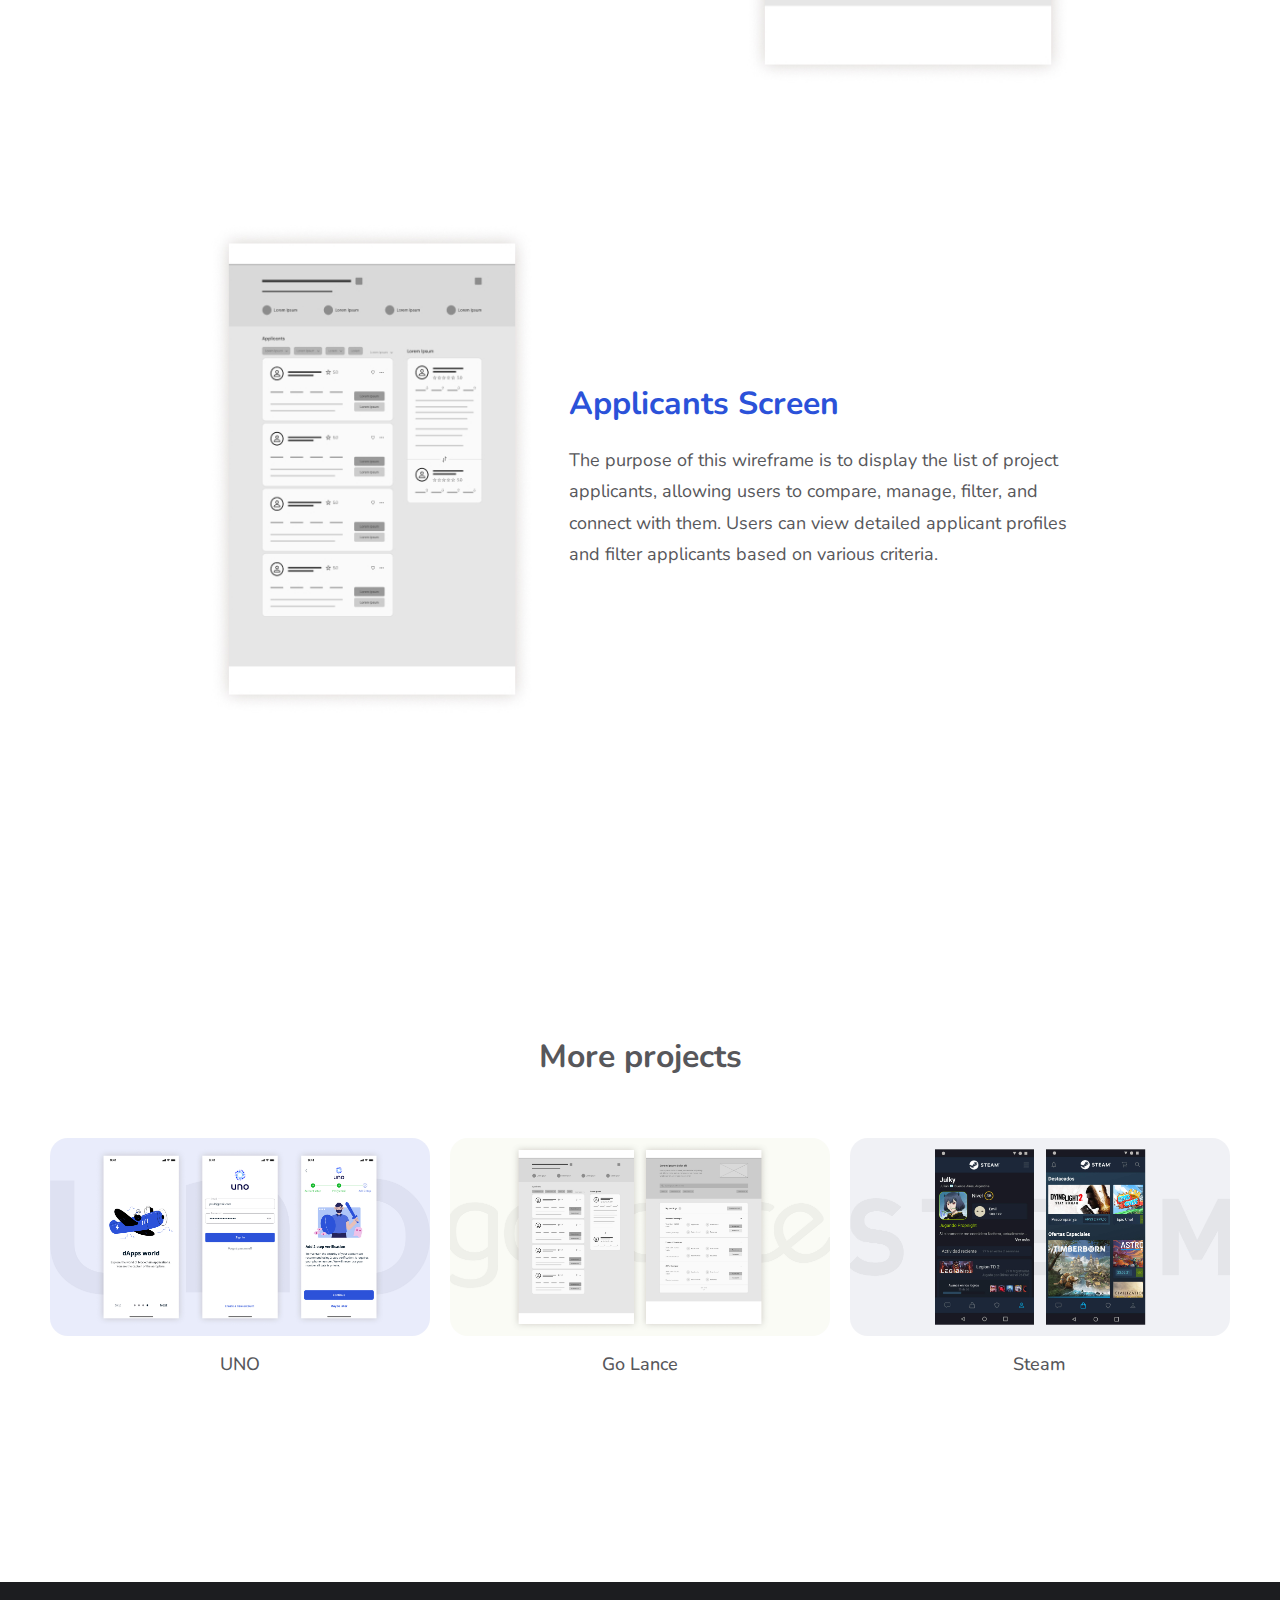
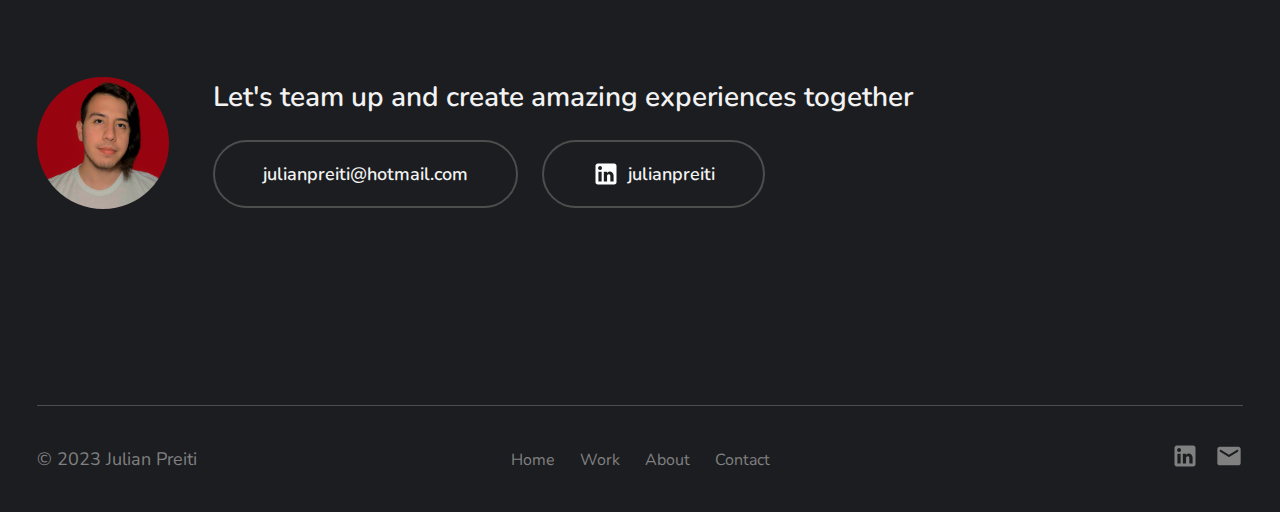
<file: golance.html>
<!DOCTYPE html>
<html lang="en">
<head>
    <!-- Google tag (gtag.js) -->
    <script async src="https://www.googletagmanager.com/gtag/js?id=G-K3PD2K384N"></script>
    <script>
  window.dataLayer = window.dataLayer || [];
  function gtag(){dataLayer.push(arguments);}
  gtag('js', new Date());

  gtag('config', 'G-K3PD2K384N');
    </script>
    <meta charset="UTF-8">
    <title>goLance | Julian Preiti</title>
    <meta name="description" content="Discover the UX/UI design approach of Julian Preiti on goLance, a freelance platform connecting businesses and individuals with top-tier freelancers from various fields.">
    <meta name="viewport" content="width=device-width, initial-scale=1.0">
    <!-- Viewport para dispositivos con ancho de pantalla máximo de 768px -->
    <meta name="viewport" content="width=768">
    <!-- Viewport para dispositivos con ancho de pantalla máximo de 480px -->
    <meta name="viewport" content="width=480">
    <link rel="icon" href="assets/img/illustration.png">
    <link rel="stylesheet" href="assets/styles/style.css">
    <link rel="stylesheet" href="assets/styles/golance-styles.css">
</head>
<body>
    <header>
        <div class="logo">
            <img src="assets/img/logo.svg" alt="logo">
        </div>
        <nav class="nav">
            <ul>
                <li class="nav-link"><a href="/">Home</a></li>
                <li class="nav-link"><a href="/">Work</a></li>
                <li class="nav-link"><a href="about">About</a></li>
                <li class="nav-link"><a href="#contact">Contact</a></li>
            </ul>
        </nav>
        <a href="mailto:julianpreiti@hotmail.com" class="mail-button" target="_blank">julianpreiti@hotmail.com</a>
    </header>
    <div class="cover-image">
        <img src="assets/img/gl/gl-thumbnail.jpg" alt="Project thumbnail">
    </div>
    <div class="project-section">
        <h1 class="project-section-title">goLance</h1>
        <ul class="project-section-list">
            <li><strong>Year:</strong> 2022</li>
            <li><strong>Role:</strong>  UX/UI Designer</li>
            <li><strong>Tools:</strong> Figma, Google Meet</li>
            <li><strong>Deliverables:</strong> Wireframes, Research</li>
        </ul>
    </div>
    <section id="project">
        <div class="gl-project-background">
            <div class="project">
                <h2 class="gl-project-title">Project Overview</h2>
                <p>GoLance is a freelance platform that connects companies and individuals with qualified freelancers from various fields. From short to long-term projects, goLance provides a platform for efficient and effective collaboration between clients and freelancers.</p>
                <p>As a UX/UI designer in the GoLance team, my mission was to design wireframes for the applicant's screens and job postings. I started by analyzing the competition to identify design patterns and then interviewed potential users to finish creating the wireframes. </p>
            </div>
        </div>
    </section>
    <div class="gl-competitors">
        <h2 class="gl-project-title">Identifying Competitors Design Patterns</h2>
        <p>Before designing the screens, I researched design strategies on other freelance platforms to identify effective design patterns, giving me valuable insights into structuring applicant information and enabling efficient implementation within the project timeline.</p>
        <img src="assets/img/gl/gl-patterns.svg" alt="goLance Competitors Pattern">
    </div>
    <div class="gl-research">
        <h2 class="gl-project-title">Research</h2>
        <p>My first step was collecting valuable information about users who use freelance platforms. To do this, I conducted semi-structured interviews to validate our user archetypes, understand their needs, and gain insights that could help improve our product.</p>
        <img src="assets/img/gl/gl-research.svg" alt="Users Feedback">
    </div>
    <div class="gl-users-background">
        <div class="gl-users">
            <h2 class="gl-project-title">What Do The Users Think?</h2>
            <img src="assets/img/gl/gl-users.svg" alt="goLance what do the users think?">
        </div>
    </div>
    <div class="gl-wireframes-title">
        <h2 class="gl-project-title">Wireframes</h2>
        <p>Before designing the screens, I researched design patterns in other DeFi apps. Given the short timeline of the project, this allowed me to quickly gain insight into effective design strategies and incorporate them into the solution.</p>
    </div>
    <div class="gl-elements">
        <div class="gl-elements-container">
            <div class="gl-text-container">
                <h2 class="gl-element-title">Postings screen</h2>
                <p class="gl-element-text">The purpose of this wireframe is to show the published posts, users can manage them, pause, delete, edit, and view post statistics. </p>
            </div>
            <div>
                <img src="assets/img/gl/gl-wireframe-postings.jpg" alt="Imagen" class="gl-wireframe-postings">
            </div>
        </div>
        <div class="gl-elements-container-reversed">
            <div>
                <img src="assets/img/gl/gl-wireframe-applicants.jpg" alt="Imagen" class="gl-wireframe-applicants">
            </div>
            <div class="gl-text-container-reversed">
                <h2 class="gl-element-title">Applicants Screen</h2>
                <p class="gl-element-text">The purpose of this wireframe is to display the list of project applicants, allowing users to compare, manage, filter, and connect with them. Users can view detailed applicant profiles and filter applicants based on various criteria. </p>
            </div>
        </div>
    </div>
    <section class="more-projects">
        <div class="container-more-projects">
            <h2 class="more-projects-title">More projects</h2>
            <div class="project-list">
                <div class="project-item">
                    <a href="uno">
                        <img src="assets/img/uno/uno-thumbnail.jpg" alt="Project image">
                        <h3 class="project-title">UNO</h3>
                    </a>
                </div>
                <div class="project-item">
                    <a href="golance">
                        <img src="assets/img/gl/gl-thumbnail.jpg" alt="Project image">
                        <h3 class="project-title">Go Lance</h3>
                    </a>
                </div>
                <div class="project-item">
                    <a href="steam">
                        <img src="assets/img/steam/steam-thumbnail.jpg" alt="Project image">
                        <h3 class="project-title">Steam</h3>
                    </a>
                </div>
            </div>
        </div>
    </section>
    <section id="contact">
        <div class="contact-background">
            <div class="contact">
                <img class="perfil" id="profile" src="assets/img/julianpreiti.svg" alt="Profile picture">
                <div class="team">
                    <h3>Let's team up and create amazing experiences together</h3>
                    <div class="contact-buttons">
                        <a class="email" href="mailto:julianpreiti@hotmail.com">julianpreiti@hotmail.com</a>
                        <a class="linkedin" href="https://www.linkedin.com/in/julianpreiti/" target="_blank"><span class="linkedin-text"><img class="linkedin-icon" src="assets/img/in-white.svg">julianpreiti</span></a>
                    </div>
                </div>
            </div>
        </div>
    </section>
    <div class="footer-container">
        <footer>
            <div class="footer-left">
                <p>&copy; 2023 Julian Preiti</p>
            </div>
            <div class="footer-center">
                <ul>
                    <li><a href="/">Home</a></li>
                    <li><a href="/">Work</a></li>
                    <li><a href="about">About</a></li>
                    <li><a href="#contact">Contact</a></li>
                </ul>
            </div>
            <div class="footer-right">
                <a href="https://www.linkedin.com/in/julianpreiti/" target="_blank">
                    <img src="assets/img/in.svg" alt="LinkedIn logo">
                </a>

                <a href="mailto:julianpreiti@hotmail.com" target="_blank">
                    <img src="assets/img/mail.svg" alt="mail logo">
                </a>
            </div>
        </footer>
    </div>
</body>
</html>
</file>
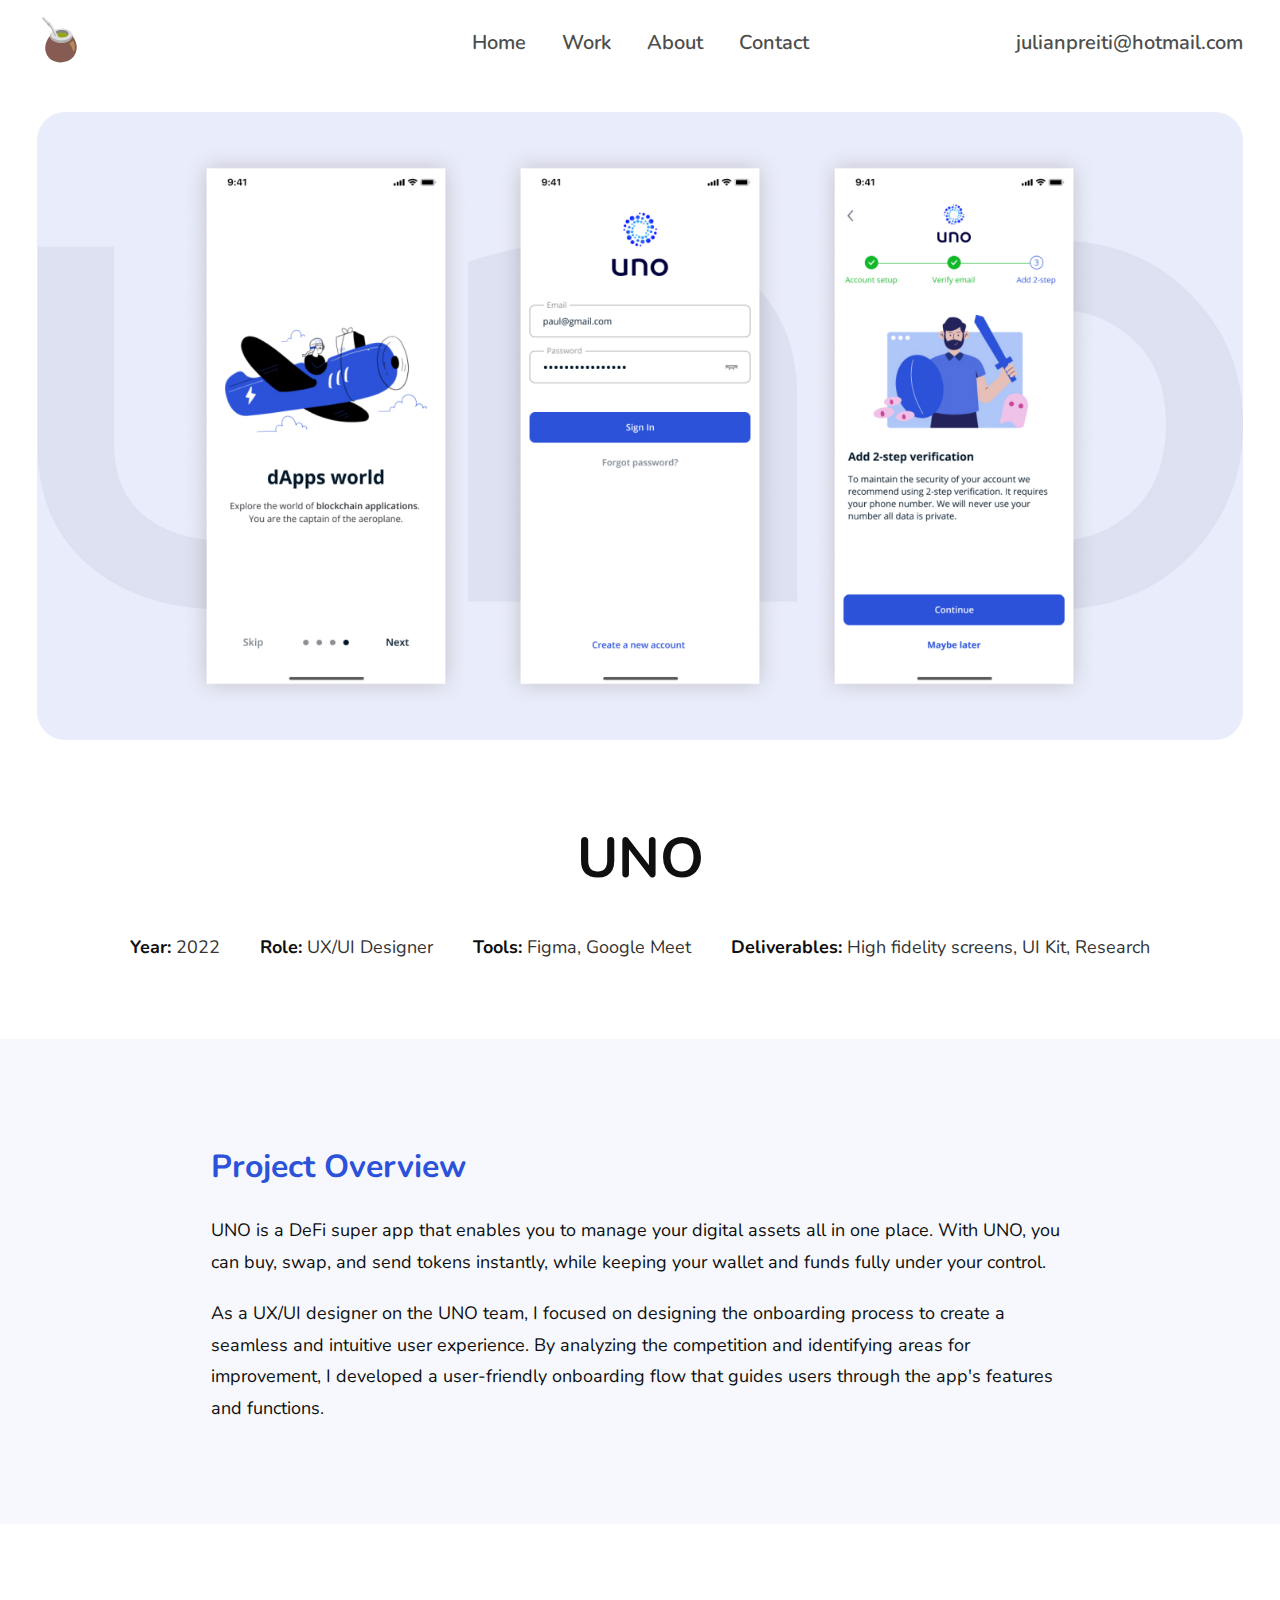
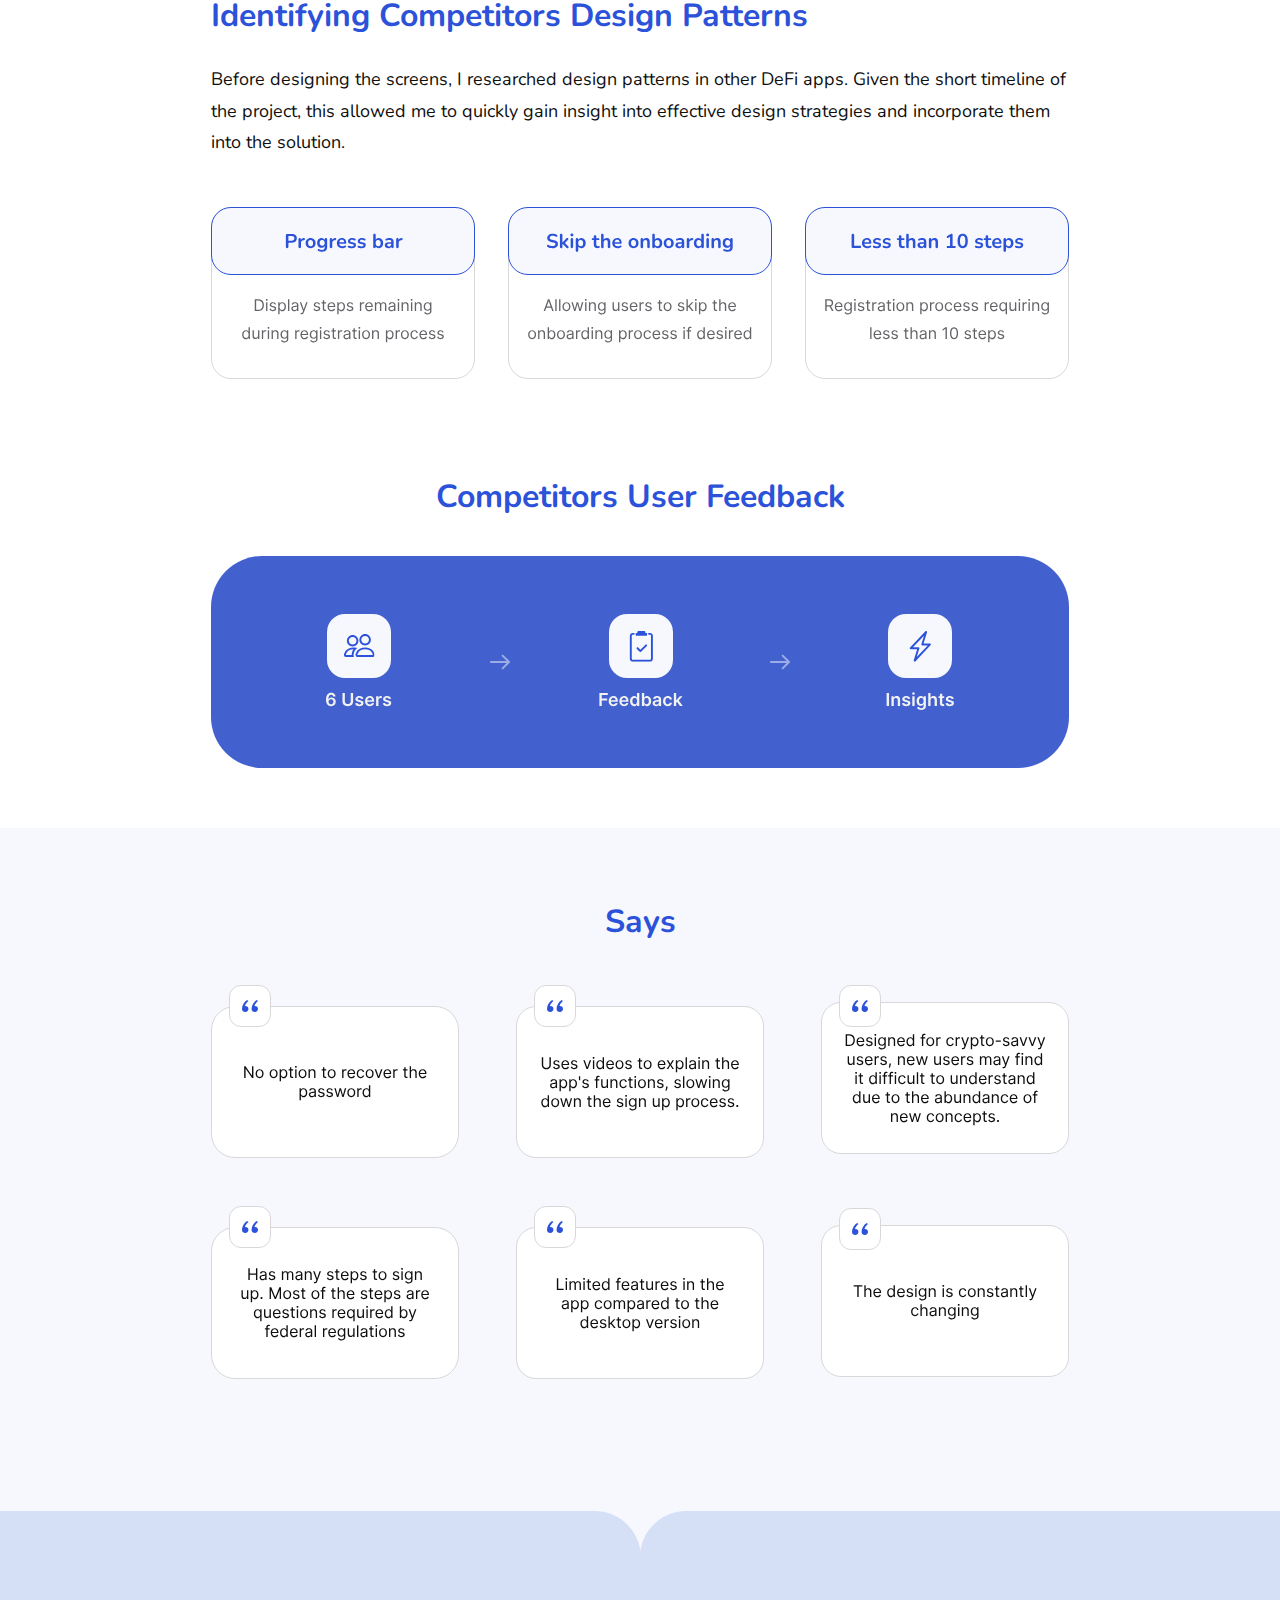
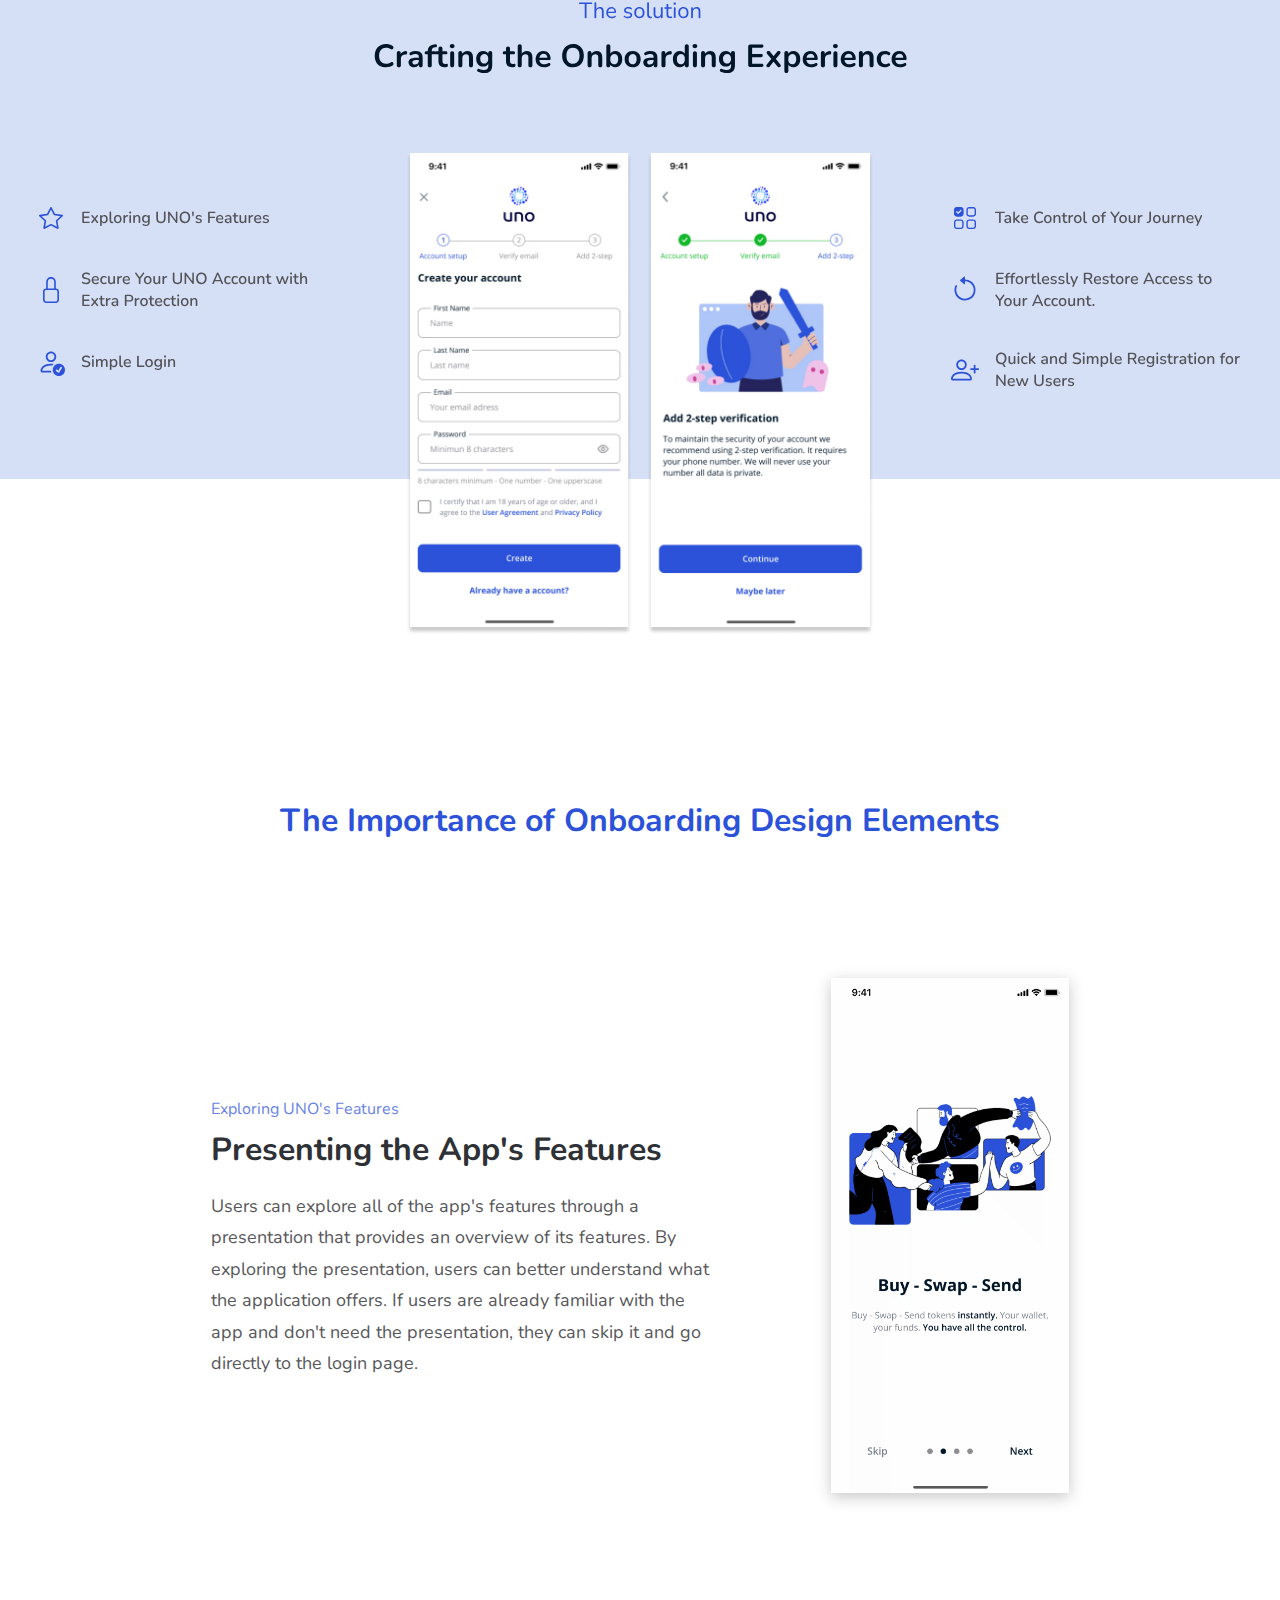
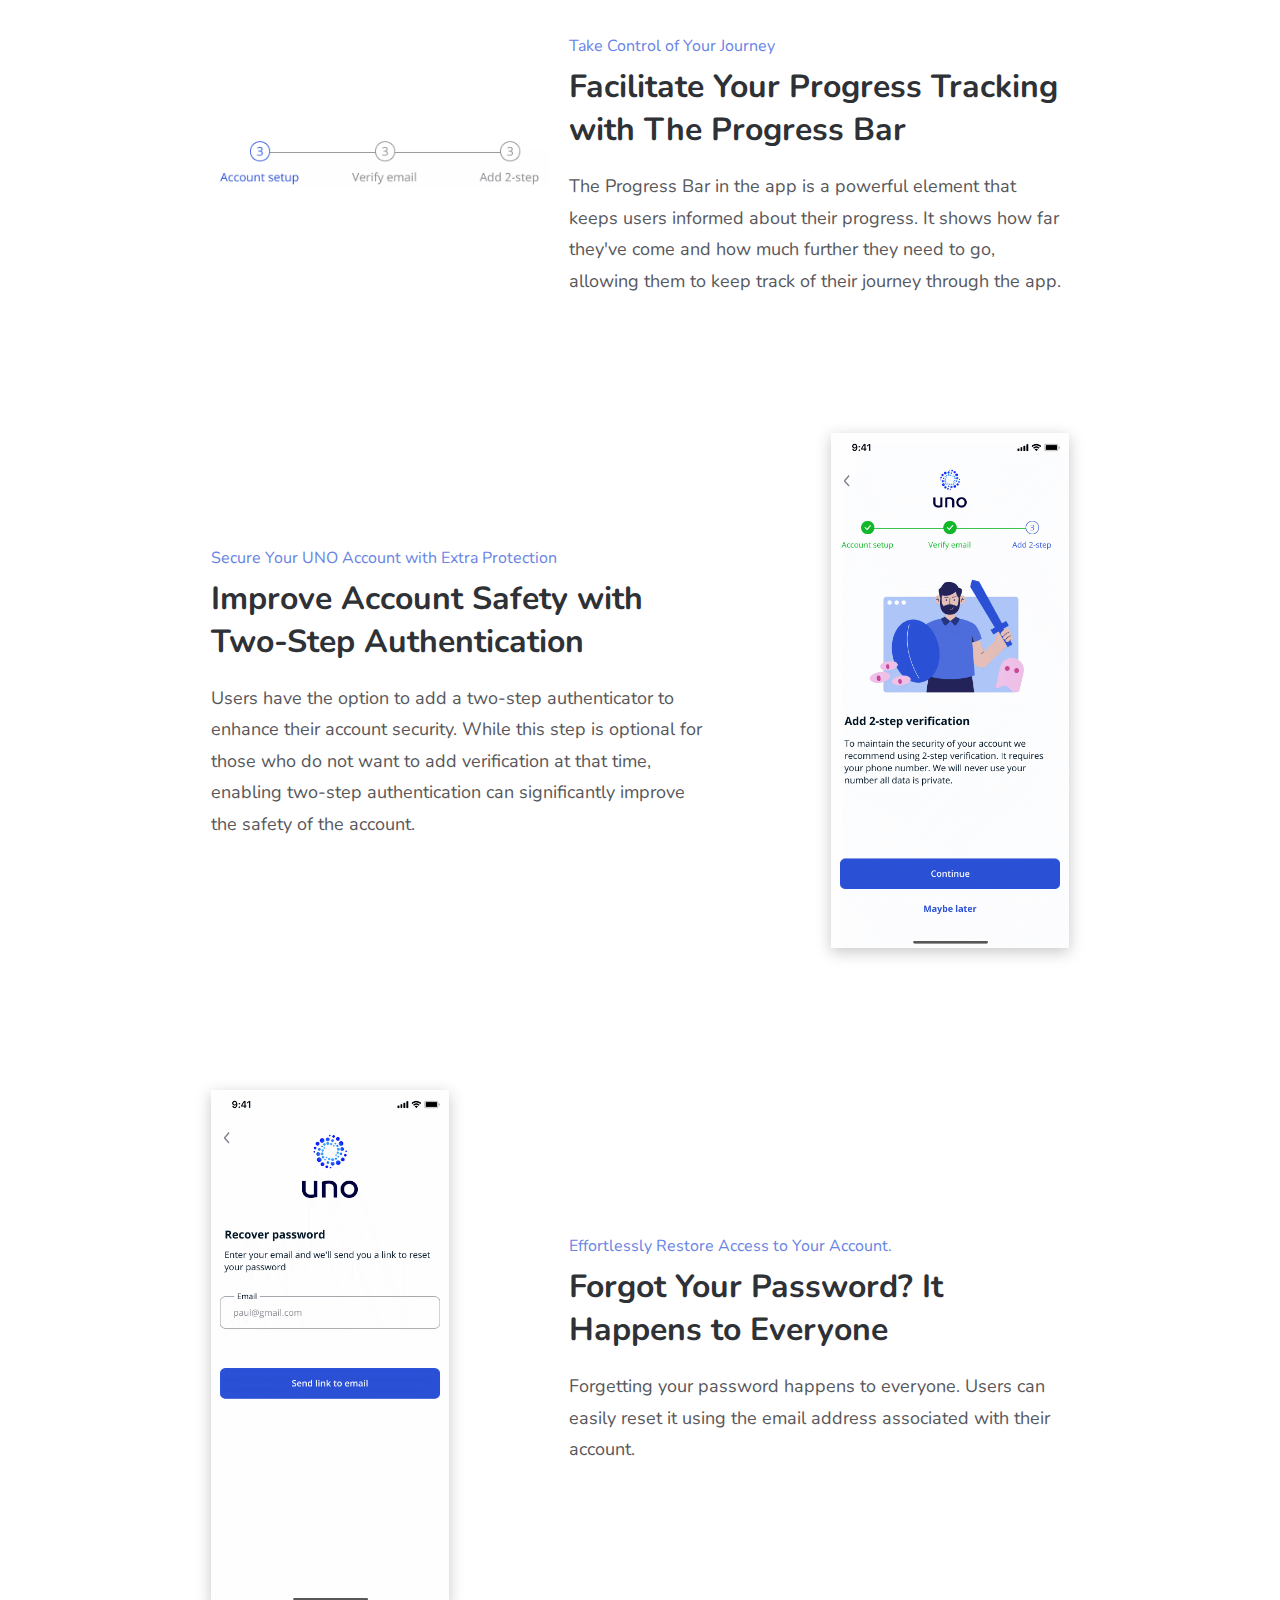
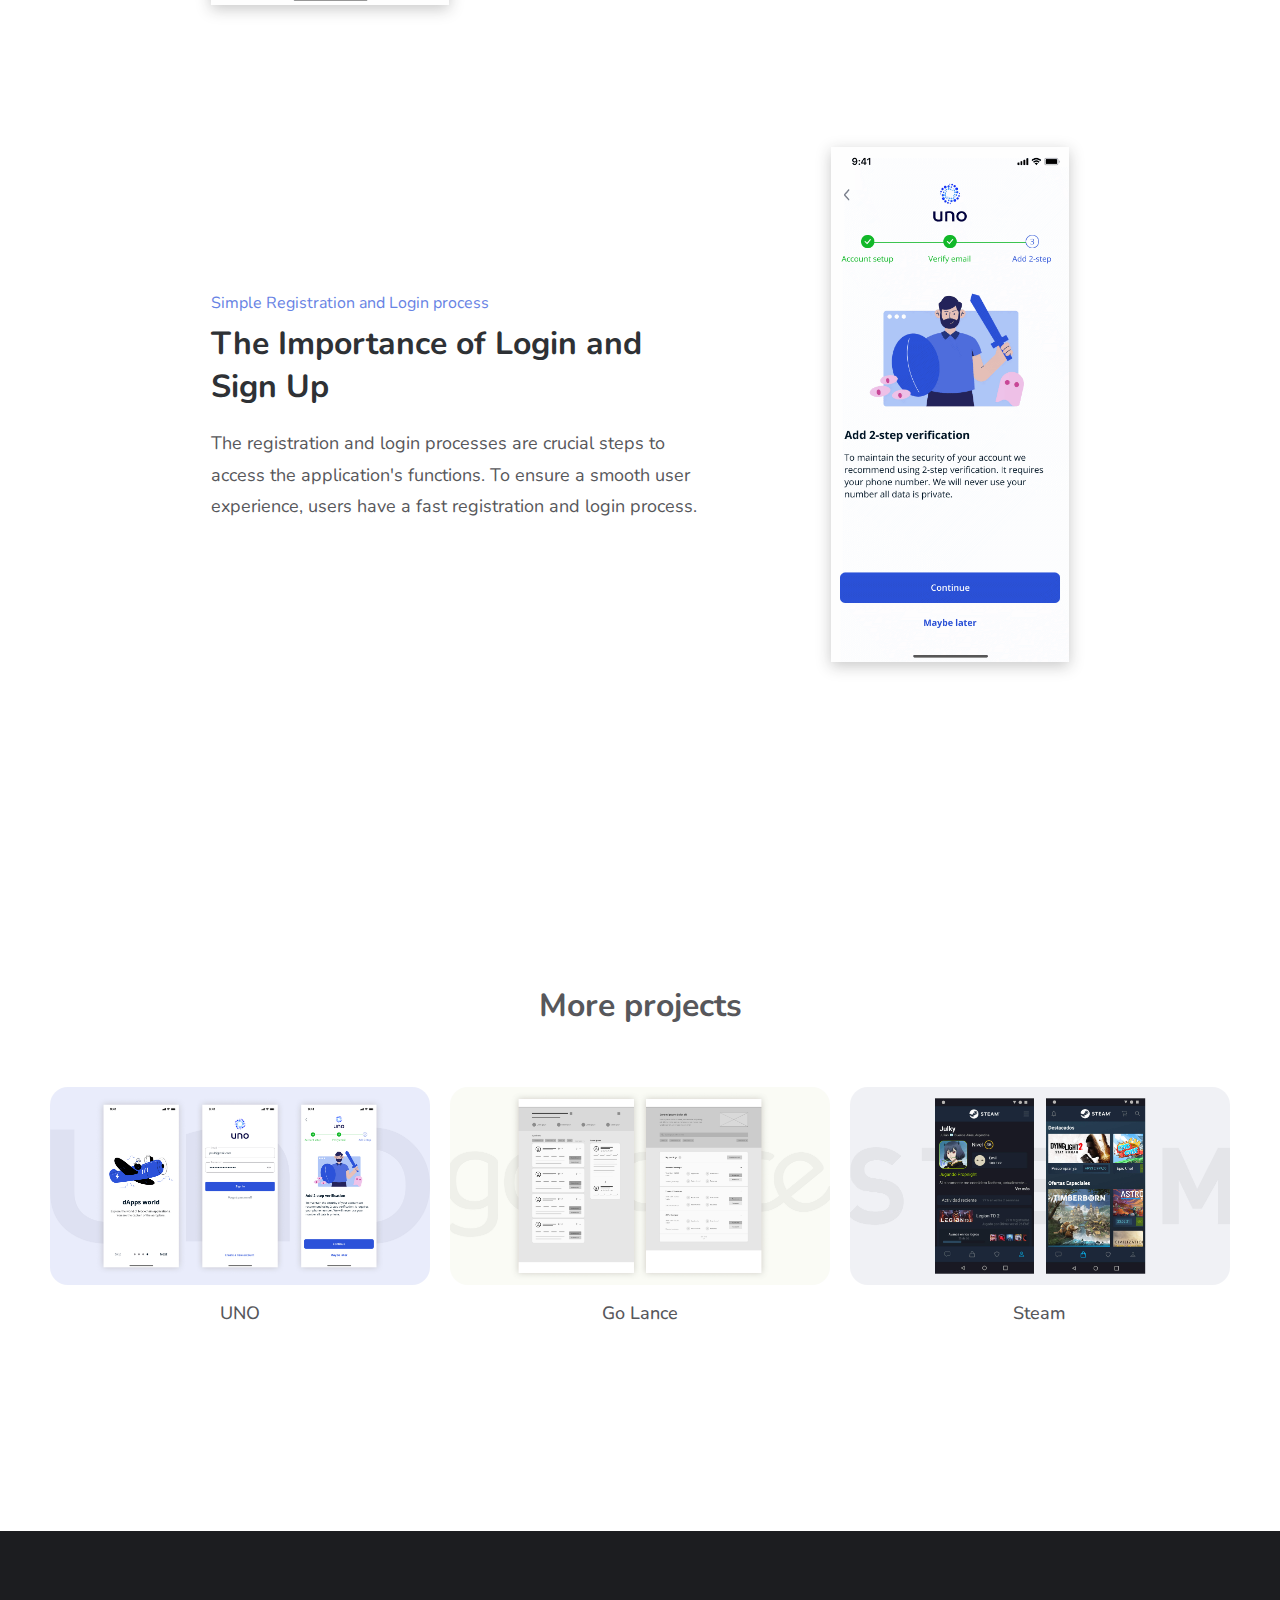
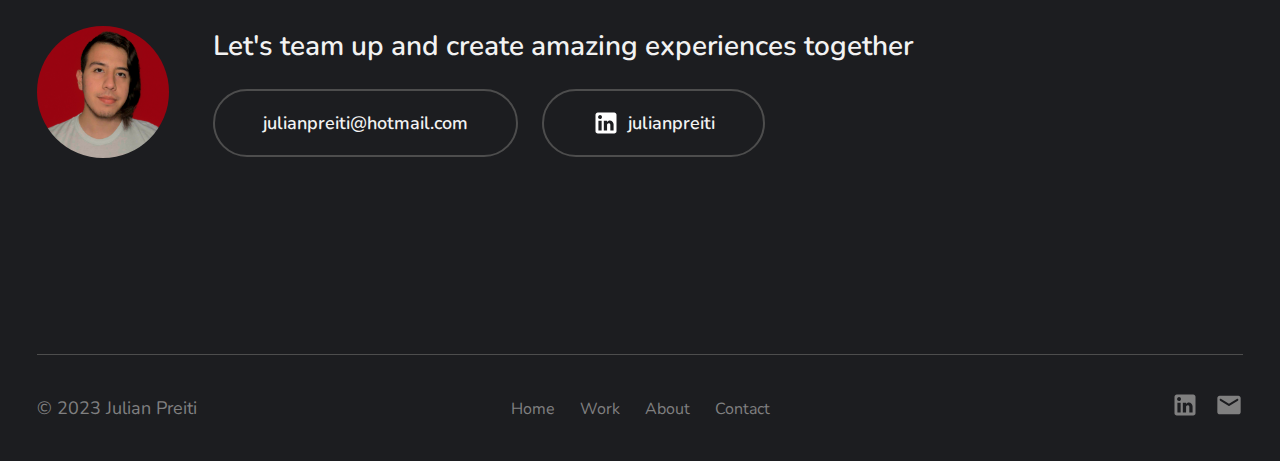
<file: uno.html>
<!DOCTYPE html>
<html lang="en">
<head>
    <!-- Google tag (gtag.js) -->
    <script async src="https://www.googletagmanager.com/gtag/js?id=G-K3PD2K384N"></script>
    <script>
        window.dataLayer = window.dataLayer || [];
        function gtag() { dataLayer.push(arguments); }
        gtag('js', new Date());

        gtag('config', 'G-K3PD2K384N');
    </script>
    <meta charset="UTF-8">
    <meta name="viewport" content="width=device-width, initial-scale=1.0">
    <!-- Viewport para dispositivos con ancho de pantalla máximo de 768px -->
    <meta name="viewport" content="width=768">
    <!-- Viewport para dispositivos con ancho de pantalla máximo de 480px -->
    <meta name="viewport" content="width=480">
    <title>UNO | Julian Preiti</title>
    <meta name="description" content="Experience the seamless onboarding process designed by Julian Preiti for UNO, the DeFi super app that simplifies buying, swapping, and sending digital assets">
    <link rel="icon" href="assets/img/illustration.png">
    <link rel="stylesheet" href="assets/styles/style.css">
    <link rel="stylesheet" href="assets/styles/uno-styles.css">
</head>
<body>
    <header>
        <div class="logo">
            <img src="assets/img/logo.svg" alt="logo">
        </div>
        <nav class="nav">
            <ul>
                <li class="nav-link"><a href="/">Home</a></li>
                <li class="nav-link"><a href="/">Work</a></li>
                <li class="nav-link"><a href="about">About</a></li>
                <li class="nav-link"><a href="#contact">Contact</a></li>
            </ul>
        </nav>
        <a href="mailto:julianpreiti@hotmail.com" class="mail-button" target="_blank">julianpreiti@hotmail.com</a>
    </header>
    <div class="cover-image">
        <img src="assets/img/uno/uno-thumbnail.jpg" alt="Project thumbnail">
    </div>
    <div class="project-section">
        <h1 class="project-section-title">UNO</h1>
        <ul class="project-section-list">
            <li><strong>Year:</strong> 2022</li>
            <li><strong>Role:</strong>  UX/UI Designer</li>
            <li><strong>Tools:</strong> Figma, Google Meet</li>
            <li><strong>Deliverables:</strong> High fidelity screens, UI Kit, Research</li>
        </ul>
    </div>
    <section id="project">
        <div class="uno-project-background">
            <div class="project">
                <h2 class="uno-project-title">Project Overview</h2>
                <p>UNO is a DeFi super app that enables you to manage your digital assets all in one place. With UNO, you can buy, swap, and send tokens instantly, while keeping your wallet and funds fully under your control.</p>
                <p>As a UX/UI designer on the UNO team, I focused on designing the onboarding process to create a seamless and intuitive user experience. By analyzing the competition and identifying areas for improvement, I developed a user-friendly onboarding flow that guides users through the app's features and functions. </p>
            </div>
        </div>
    </section>
    <div class="uno-competitors">
        <h2 class="uno-project-title">Identifying Competitors Design Patterns</h2>
        <p>Before designing the screens, I researched design patterns in other DeFi apps. Given the short timeline of the project, this allowed me to quickly gain insight into effective design strategies and incorporate them into the solution.</p>
        <img src="assets/img/uno/uno-patterns.svg" alt="Uno Competitors Pattern">
    </div>
    <div class="uno-feedback">
        <h2 class="uno-project-title">Competitors User Feedback</h2>
        <img src="assets/img/uno/uno-feedback.svg" alt="Users Feedback">
    </div>
    <div class="uno-says-background">
        <div class="uno-says">
            <h2 class="uno-project-title">Says</h2>
            <img src="assets/img/uno/uno-says.svg" alt="Users Says">
        </div>
    </div>
    <div class="uno-onboarding-container">
        <div class="uno-onboarding">
            <img src="assets/img/uno/uno-onboarding.svg" alt="Uno Onboarding Elements" class="uno-crafting">
            <img src="assets/img/uno/uno-onboarding-images.png" alt="App Images" class="uno-onboarding-images">
        </div>
    </div>
    <div class="uno-elements">
        <h2 class="uno-project-title">The Importance of Onboarding Design Elements</h2>
        <div class="uno-elements-container">
            <div class="uno-text-container">
                <h3 class="uno-element-subtitle">Exploring UNO's Features</h3>
                <h2 class="uno-element-title">Presenting the App's Features</h2>
                <p class="uno-element-text">Users can explore all of the app's features through a presentation that provides an overview of its features. By exploring the presentation, users can better understand what the application offers. If users are already familiar with the app and don't need the presentation, they can skip it and go directly to the login page.</p>
            </div>
            <div>
                <img src="assets/img/uno/uno-element-features.gif" alt="Imagen" class="uno-screen-features">
            </div>
        </div>
        <div class="uno-elements-container-reversed">
            <div>
                <img src="assets/img/uno/uno-progressbar.gif" alt="Imagen" class="uno-screen-progress">
            </div>
            <div class="uno-text-container-reversed">
                <h3 class="uno-element-subtitle">Take Control of Your Journey</h3>
                <h2 class="uno-element-title">Facilitate Your Progress Tracking with The Progress Bar</h2>
                <p class="uno-element-text">The Progress Bar in the app is a powerful element that keeps users informed about their progress. It shows how far they've come and how much further they need to go, allowing them to keep track of their journey through the app.</p>
            </div>
        </div>
        <div class="uno-elements-container">
            <div class="uno-text-container">
                <h3 class="uno-element-subtitle">Secure Your UNO Account with Extra Protection</h3>
                <h2 class="uno-element-title">Improve Account Safety with Two-Step Authentication</h2>
                <p class="uno-element-text">Users have the option to add a two-step authenticator to enhance their account security. While this step is optional for those who do not want to add verification at that time, enabling two-step authentication can significantly improve the safety of the account.</p>
            </div>
            <div>
                <img src="assets/img/uno/uno-twostep.gif" alt="Imagen" class="uno-screen-features">
            </div>
        </div>
        <div class="uno-elements-container-reversed">
            <div>
                <img src="assets/img/uno/uno-recovery.gif" alt="Imagen" class="uno-screen-features">
            </div>
            <div class="uno-text-container-reversed">
                <h3 class="uno-element-subtitle">Effortlessly Restore Access to Your Account.</h3>
                <h2 class="uno-element-title">Forgot Your Password? It Happens to Everyone</h2>
                <p class="uno-element-text">Forgetting your password happens to everyone. Users can easily reset it using the email address associated with their account.</p>
            </div>
        </div>
        <div class="uno-elements-container">
            <div class="uno-text-container">
                <h3 class="uno-element-subtitle">Simple Registration and Login process</h3>
                <h2 class="uno-element-title">The Importance of Login and Sign Up</h2>
                <p class="uno-element-text">The registration and login processes are crucial steps to access the application's functions. To ensure a smooth user experience, users have a fast registration and login process.</p>
            </div>
            <div>
                <img src="assets/img/uno/uno-twostep.gif" alt="Imagen" class="uno-screen-features">
            </div>
        </div>
    </div>
    <section class="more-projects">
        <div class="container-more-projects">
            <h2 class="more-projects-title">More projects</h2>
            <div class="project-list">
                <div class="project-item">
                    <a href="uno">
                        <img src="assets/img/uno/uno-thumbnail.jpg" alt="Project image">
                        <h3 class="project-title">UNO</h3>
                    </a>
                </div>
                <div class="project-item">
                    <a href="golance">
                        <img src="assets/img/gl/gl-thumbnail.jpg" alt="Project image">
                        <h3 class="project-title">Go Lance</h3>
                    </a>
                </div>
                <div class="project-item">
                    <a href="steam">
                        <img src="assets/img/steam/steam-thumbnail.jpg" alt="Project image">
                        <h3 class="project-title">Steam</h3>
                    </a>
                </div>
            </div>
        </div>
    </section>    
    <section id="contact">
        <div class="contact-background">
            <div class="contact">
                <img class="perfil" id="profile" src="assets/img/julianpreiti.svg" alt="Profile picture">
                <div class="team">
                    <h3>Let's team up and create amazing experiences together</h3>
                    <div class="contact-buttons">
                        <a class="email" href="mailto:julianpreiti@hotmail.com">julianpreiti@hotmail.com</a>
                        <a class="linkedin" href="https://www.linkedin.com/in/julianpreiti/" target="_blank"><span class="linkedin-text"><img class="linkedin-icon" src="assets/img/in-white.svg">julianpreiti</span></a>
                    </div>
                </div>
            </div>
        </div>
    </section>
    <div class="footer-container">
        <footer>
            <div class="footer-left">
                <p>&copy; 2023 Julian Preiti</p>
            </div>
            <div class="footer-center">
                <ul>
                    <li><a href="/">Home</a></li>
                    <li><a href="/">Work</a></li>
                    <li><a href="about">About</a></li>
                    <li><a href="#contact">Contact</a></li>
                </ul>
            </div>
            <div class="footer-right">
                <a href="https://www.linkedin.com/in/julianpreiti/" target="_blank">
                    <img src="assets/img/in.svg" alt="LinkedIn logo">
                </a>

                <a href="mailto:julianpreiti@hotmail.com" target="_blank">
                    <img src="assets/img/mail.svg" alt="mail logo">
                </a>
            </div>
        </footer>
    </div>
</body>
</html>
</file>
<file: assets/styles/style.css>
@import url('https://fonts.googleapis.com/css2?family=Nunito:wght@400;500;600;700;800;900&display=swap');

* {
    box-sizing: border-box;
    margin: 0;
    padding: 0;
    font-family: 'Nunito', sans-serif;
    font-size: 18px;
    animation: fade-in 1s ease forwards;
}

@keyframes fade-in {
    from {
        opacity: 0;
    }

    to {
        opacity: 1;
    }
}

html {
    scroll-behavior: smooth;
}

body {
    background-color: #ffffff;
    margin: 0 auto;
}

#home {
    padding-inline: 1rem;
}

header {
    min-height: 85px;
    max-width: 1206px;
    background-color: #ffffff;
    display: flex;
    justify-content: center;
    align-items: center;
    margin-inline: auto;
    position: relative;
}

.logo {
    cursor: pointer;
    width: calc(100% - 304px);
}

.logo img:hover {
    transform: scale(1.2);
    transition: all 0.3s;
}

.nav {
    position: relative;
}

.nav ul {
    display: flex;
    align-items: center;
    justify-content: center;
    gap: 36px;
}

.nav-link {
    list-style: none;
    text-align: center;
}

.nav-link a {
    font-size: 20px;
    font-weight: 600;
    color: #4D4D4D;
    text-decoration: none;
}

.nav-link a:hover {
    color: #0F0F0F;
}

.mail-button {
    text-decoration: none;
    color: #4D4D4D;
    font-size: 20px;
    font-weight: 600;
    text-align: right;
    width: calc(100% - 304px);
}

.mail-button:hover {
    color: #0F0F0F;
}

.h1-main {
    padding-top: 54px;
    color: #0F0F0F;
    font-size: 56px;
    font-weight: 700;
    text-align: left;
    max-width: 1206px;
    margin: 0 auto;
}

.h2-main {
    padding-top: 18px;
    color: #333333;
    font-size: 24px;
    font-weight: 600;
    text-align: left;
    max-width: 1206px;
    max-width: 1206px;
    margin: 0 auto;
}

.portfolio {
    margin: 0 auto;
    padding-top: 72px;
    padding-bottom: 120px;
    display: flex;
    flex-wrap: wrap;
    gap: 54px;
    justify-content: center;
    max-width: 1206px;
}


.card {
    padding-bottom: 24px;
    transition: transform 0.3s cubic-bezier(0.23, 1, 0.32, 1);
}

.card a {
    color: inherit;
    text-decoration: none;
}

.card img {
    max-width: 576px;
}

.card h3 {
    color: #0F0F0F;
    font-size: 20px;
    font-weight: 600;
    padding-top: 8px;
}

.card p {
    color: #808080;
    font-size: 16px;
    font-weight: 500;
    padding-top: 6px;
}

.card:hover {
    transform: scale(1.05);
}

.container-about {
    display: flex;
    align-items: flex-start;
    max-width: 1206px;
    margin: 0 auto;
    gap: 48px;
    justify-content: center;
    padding-bottom: 144px;
    padding-top: 144px;
}

.text-about {
    width: 40%;
}

.about-h1 {
    font-size: 46px;
    font-weight: 600;
    margin-bottom: 0.5em;
    color: #0F0F0F;
}

.about-h1 span {
    font-size: 1em;
}

.about-me {
    width: 100%;
    color: #333333;
    font-weight: 600;
    line-height: 1.5;
}

.about-me a {
    text-decoration: none;
    color: #64B6DC;
    font-size: 18px;
}

.about-me p {
    text-align: left;
    margin-bottom: 0.5em;
    font-size: 18px;
}

.contact-background {
    background-color: #1C1D20;
    margin: 0;
    min-width: 100%;
}

.contact {
    padding-top: 95px;
    display: flex;
    flex-direction: row;
    align-items: center;
    max-width: 1206px;
    margin: 0 auto;
    padding-bottom: 196px;
}

.perfil {
    max-width: 200px;
}

.contact h3 {
    color: #F2F2F2;
    font-size: 28px;
    font-weight: 600;
}

.contact-buttons {
    display: flex;
    flex-direction: row;
    gap: 24px;
}

.email {
    display: flex;
    align-items: center;
    padding: 18px 48px;
    color: #F2F2F2;
    text-decoration: none;
    border: 2px solid #4D4D4D;
    border-radius: 54px;
    font-size: 18px;
    font-weight: 600;
}

.email:hover {
    background-color: #990411;
    border: 2px solid #990411;
    transition: ease-in-out 0.3s;
}

.email:focus {
    outline: none;
}


.linkedin {
    display: flex;
    align-items: center;
    justify-content: center;
    padding: 18px 48px;
    color: #F2F2F2;
    text-decoration: none;
    border: 2px solid #4D4D4D;
    border-radius: 54px;
    font-size: 18px;
    font-weight: 600;
}

.linkedin-text {
    display: flex;
    align-items: center;
    justify-content: center;
    gap: 8px;
}

.linkedin:hover {
    background-color: #990411;
    border: 2px solid #990411;
    transition: ease-in-out 0.3s;
}

.linkedin:focus {
    outline: none;
}


.team {
    display: flex;
    flex-direction: column;
    gap: 24px;
    padding-left: 44px;
}

.footer-container {
    background-color: #1C1D20;
    width: 100%;
}

footer {
    display: flex;
    justify-content: center;
    align-items: center;
    max-width: 1206px;
    margin: 0 auto;
    padding-bottom: 36px;
    box-sizing: border-box;
    border-top: 1px solid #4D4D4D;
    padding-top: 36px;
}

.footer-left {
    flex: 1;
    color: #808080;
    font-size: 16px;
}

.footer-center {
    flex: 2;
    text-align: center;
}

.footer-center ul {
    list-style: none;
    padding: 0;
    margin: 0;
}

.footer-center ul li {
    display: inline-block;
    margin: 0 10px;
}

.footer-center ul li a {
    text-decoration: none;
    color: #808080;
    font-size: 16px;
}

.footer-center ul li a:hover {
    color: #F2F2F2;
    text-decoration: none;
}

.footer-right {
    flex: 1;
    display: flex;
    justify-content: flex-end;
    gap: 16px;
}

@media only screen and (max-width: 768px) {
    header {
        max-width: 80%;
        flex-direction: column;
        padding-block: 1rem;
    }

    .logo,
    .mail-button {
        width: fit-content;
    }

    .nav ul {
        margin-block: 1rem;
        gap: 48px;
    }

    .h1-main {
        max-width: 80%;
    }

    .h2-main {
        max-width: 80%;
    }

    .contact {
        max-width: 80%;
        display: flex;
        align-items: flex-start;
    }

    .team {
        max-width: 80%;
    }

    .contact-buttons {
        max-width: 80%;
        flex-direction: column;
    }

    .email {
        justify-content: center;
    }

    footer {
        max-width: 80%;
    }
}

@media only screen and (max-width: 480px) {


    header {
        max-width: 90%;
        flex-direction: column;
        padding-block: 1rem;
    }

    .portfolio {
        max-width: 90%;
        margin: 0 auto;
    }

    .card {
        text-align: center;
    }

    .card img {
        max-width: 100%;
    }

    .logo,
    .mail-button {
        width: fit-content;
    }

    .nav ul {
        margin-block: 1rem;
        gap: 28px;
    }

    .h1-main {
        max-width: 90%;
        text-align: center;
        font-size: 52px;
    }

    .h2-main {
        max-width: 90%;
        text-align: center;
    }

    .contact {
        max-width: 80%;
        display: flex;
        align-items: center;
        flex-direction: column;
        padding-top: 82px;
        padding-bottom: 62px;
    }

    .team {
        max-width: 80%;
        padding-left: 0;
    }

    .team h3 {
        font-size: 24px;
        margin-top: 24px;
        text-align: center;
    }

    .contact-buttons {
        max-width: 100%;
        flex-direction: column;
        gap: 34px;
        align-self: center;

    }

    .email {
        justify-content: center;
    }

    .linkedin {
        justify-content: center;
    }

    footer {
        max-width: 80%;
        flex-direction: column;
    }

    .footer-center {
        margin: 14px 0;
    }

    .footer-right {
        gap: 32px;
    }
}
</file>
<file: assets/styles/golance-styles.css>
.cover-image {
    display: flex;
    justify-content: center;
    max-width: 1206px;
    margin: 0 auto;
    align-items: center;
    padding-top: 1.5em;
}

.cover-image img {
    width: 100%;
    object-fit: cover;
}

.project-section {
    max-width: 1200px;
    margin: 0 auto;
    padding: 80px 0;
    text-align: center;
}

.project-section-title {
    font-size: 56px;
    font-weight: 700;
    padding-bottom: 38px;
    color: #0F0F0F;
}

.project-section-list {
    list-style: none;
    margin: 0;
    padding: 0;
    display: flex;
    justify-content: center;
    align-items: center;
}

.project-section-list strong {
    color: #0F0F0F;
}

.project-section-list li {
    font-size: 18px;
    margin: 0 20px;
    color: #333333;
}

.gl-project-background {
    background-color: #F6F8FD;
    margin: 0;
    min-width: 100%;
}

.project {
    padding-top: 100px;
    display: flex;
    flex-direction: column;
    max-width: 858px;
    margin: 0 auto;
    padding-bottom: 100px;
    text-align: left;
    color: #0F0F0F;
    line-height: 1.75;
}

.gl-project-title {
    color: #2B52D9;
    font-size: 32px;
}

.project p {
    margin-top: 20px;
    font-size: 18px;
    font-weight: 400;
}

.button-prototype {
    display: block;
    width: fit-content;
    margin: 60px auto;
    align-items: center;
    justify-content: center;
    padding: 18px 48px;
    color: #0F0F0F;
    text-decoration: none;
    border: 2px solid #4D4D4D;
    border-radius: 54px;
    font-size: 18px;
    font-weight: 600;
}

.button-prototype:hover {
    background-color: #2B52D9;
    border: 2px solid #2B52D9;
    transition: ease-in-out 0.3s;
    color: #F2F2F2;
}

.button-prototype:focus {
    outline: none;
}

.more-projects {
    display: flex;
    margin: 0 auto;
    padding: 180px 0;
    max-width: 1200px;
    justify-content: center;
}

.more-projects-title {
    font-size: 32px;
    font-weight: 700;
    margin-bottom: 50px;
    text-align: center;
    color: #57575B;
}

.gl-competitors {
    max-width: 858px;
    margin: 0 auto;
    padding-top: 64px;
    line-height: 1.75;
    color: #0F0F0F;
}

.gl-competitors p {
    margin: 20px 0 48px 0;
    font-size: 18px;
}

.project {
    padding-top: 100px;
    display: flex;
    flex-direction: column;
    max-width: 858px;
    margin: 0 auto;
    padding-bottom: 100px;
    text-align: left;
    color: #0F0F0F;
    line-height: 1.75;
}

.project p {
    margin-top: 20px;
    font-size: 18px;
    font-weight: 400;
}

.project-title {
    font-size: 18px;
    font-weight: 500;
    color: #57575B;
    text-align: center;
    margin: 16px 0;
}

.project-list {
    display: flex;
    flex-wrap: wrap;
    justify-content: center;
    align-items: flex-start;
    margin: 0 auto;
}

.project-item {
    flex: 0 0 calc(33.33% - 20px);
    margin: 10px;
    transition: transform 0.3s cubic-bezier(0.23, 1, 0.32, 1);
}

.project-item:hover {
    transform: scale(1.05);
}

.project-item a {
    text-decoration: none;
}

.project-item img {
    width: 100%;
    display: block;
    border-radius: 18px;
}

.gl-research {
    max-width: 858px;
    display: flex;
    flex-direction: column;
    align-items: center;
    text-align: center;
    margin: 0 auto;
}

.gl-research h2 {
    margin: 76px 0 0 0;
}

.gl-research p {
    margin: 24px 0 38px 0;
    max-width: 500px;
    color: #0F0F0F
}

.gl-research img {
    margin-bottom: 74px;
}

.gl-users {
    max-width: 858px;
    display: flex;
    flex-direction: column;
    margin: 0 auto;
    align-items: center;
    gap: 24px;
}

.gl-users-background {
    background-color: #F6F8FD;
    padding-top: 68px;
    padding-bottom: 132px;
}

.prototype-button-container {
    display: flex;
    flex-direction: column;
    align-items: center;
    justify-content: center;
    margin: auto;
    max-width: 600px;
    text-align: center;
    padding-top: 54px;
}

.prototype-button-container img {
    margin-top: 36px;
}

.gl-wireframes-title {
    margin: 100px auto 0 auto;
    max-width: 858px;
    text-align: center;
}

.gl-wireframes-title h2 {
    margin-bottom: 16px;
}

.gl-elements {
    max-width: 858px;
    margin: 0 auto;
    text-align: center;
}

.gl-elements-container {
    display: flex;
    justify-content: space-between;
    align-items: center;
    flex-grow: 1;
    margin: 136px 0;
}

.gl-text-container {
    max-width: 500px;
    text-align: left;
}

.gl-wireframe-postings {
    width: 322px;
    height: 488px;
}

.gl-element-title {
    color: #2B52D9;
    font-size: 32px;
    font-weight: 700;
    text-align: left;
    margin: 8px 0 20px 0;
}

.gl-element-text {
    color: #57575B;
    font-size: 18px;
    line-height: 1.75;
    text-align: left;
}

.gl-elements-container-reversed {
    display: flex;
    justify-content: space-between;
    align-items: center;
    flex-grow: 1;
    margin: 136px 0;
}

.gl-text-container-reversed {
    max-width: 500px;
    text-align: right;
}

.gl-wireframe-applicants {
    width: 322px;
    height: 488px;
}

.more-projects {
    display: flex;
    margin: 0 auto;
    padding: 180px 0;
    max-width: 1200px;
    justify-content: center;
}

.more-projects-title {
    font-size: 32px;
    font-weight: 700;
    margin-bottom: 50px;
    text-align: center;
    color: #57575B;
}

.project-title {
    font-size: 18px;
    font-weight: 500;
    color: #57575B;
    text-align: center;
    margin: 16px 0;
}

.project-list {
    display: flex;
    flex-wrap: wrap;
    justify-content: center;
    align-items: flex-start;
    margin: 0 auto;
}

.project-item {
    flex: 0 0 calc(33.33% - 20px);
    margin: 10px;
    transition: transform 0.3s cubic-bezier(0.23, 1, 0.32, 1);
}

.project-item:hover {
    transform: scale(1.05);
}

.project-item a {
    text-decoration: none;
}

.project-item img {
    width: 100%;
    display: block;
    border-radius: 18px;
}


@media only screen and (max-width: 480px) {
    .project-section {
        padding: 32px 0;
    }

    .project-section-title {
        padding-bottom: 18px;
    }

    .project-section-list {
        display: block;
    }

    .project-section-list li {
        margin: 8px 0;
    }

    .project {
        max-width: 90%;
    }

    img {
        width: 100%;
    }


    .more-projects {
        padding-top: 120px;
    }

    .project-list {
        flex-direction: column;
        max-width: 90%;
    }

    .gl-competitors {
        display: flex;
        flex-direction: column;
        align-items: center;
    }

    h2 {
        font-size: 28px;
        text-align: center;
    }

    .gl-competitors p {
        max-width: 90%;
        text-align: center;
    }

    .gl-research p {
        max-width: 90%;
    }

    .gl-users {
        display: flex;
        flex-direction: column;
        align-items: center;
    }

    .gl-wireframes-title {
        display: flex;
        flex-direction: column;
        align-items: center;
    }

    .gl-wireframes-title p {
        text-align: center;
        max-width: 90%;
    }

    .gl-elements-container {
        display: flex;
        flex-direction: column;
        align-items: center;
    }

    .gl-text-container {
        display: flex;
        flex-direction: column;
        align-items: center;
        max-width: 90%;
    }

    .gl-text-container p {
        text-align: center;
        max-width: 90%;
    }

    .gl-elements-container-reversed {
        display: flex;
        flex-direction: column-reverse;
        align-items: center;
        margin-bottom: 40px;
    }

    .gl-text-container-reversed {
        display: flex;
        flex-direction: column;
        align-items: center;
        max-width: 90%;
    }

    .gl-text-container-reversed p {
        text-align: center;
        max-width: 90%;
    }
}
</file>
<file: assets/styles/uno-styles.css>
.cover-image {
    display: flex;
    justify-content: center;
    max-width: 1206px;
    margin: 0 auto;
    align-items: center;
    padding-top: 1.5em;
}

.cover-image img {
    width: 100%;
    object-fit: cover;
}

.project-section {
    max-width: 1200px;
    margin: 0 auto;
    padding: 80px 0;
    text-align: center;
}

.project-section-title {
    font-size: 56px;
    font-weight: 700;
    padding-bottom: 38px;
    color: #0F0F0F;
}

.project-section-list {
    list-style: none;
    margin: 0;
    padding: 0;
    display: flex;
    justify-content: center;
    align-items: center;
}

.project-section-list strong {
    color: #0F0F0F;
}

.project-section-list li {
    font-size: 18px;
    margin: 0 20px;
    color: #333333;
}

.uno-project-background {
    background-color: #F6F8FD;
    margin: 0;
    min-width: 100%;
}

.project {
    padding-top: 100px;
    display: flex;
    flex-direction: column;
    max-width: 858px;
    margin: 0 auto;
    padding-bottom: 100px;
    text-align: left;
    color: #0F0F0F;
    line-height: 1.75;
}

.uno-project-title {
    color: #2B52D9;
    font-size: 32px;
}

.project p {
    margin-top: 20px;
    font-size: 18px;
    font-weight: 400;

}

.button-prototype {
    display: block;
    width: fit-content;
    margin: 60px auto;
    align-items: center;
    justify-content: center;
    padding: 18px 48px;
    color: #0F0F0F;
    text-decoration: none;
    border: 2px solid #4D4D4D;
    border-radius: 54px;
    font-size: 18px;
    font-weight: 600;
}

.button-prototype:hover {
    background-color: #2B52D9;
    border: 2px solid #2B52D9;
    transition: ease-in-out 0.3s;
    color: #F2F2F2;
}

.button-prototype:focus {
    outline: none;
}

.more-projects {
    display: flex;
    margin: 0 auto;
    padding: 180px 0;
    max-width: 1200px;
    justify-content: center;
}

.more-projects-title {
    font-size: 32px;
    font-weight: 700;
    margin-bottom: 50px;
    text-align: center;
    color: #57575B;
}

.project-title {
    font-size: 18px;
    font-weight: 500;
    color: #57575B;
    text-align: center;
    margin: 16px 0;
}

.project-list {
    display: flex;
    flex-wrap: wrap;
    justify-content: center;
    align-items: flex-start;
    margin: 0 auto;
}

.project-item {
    flex: 0 0 calc(33.33% - 20px);
    margin: 10px;
    transition: transform 0.3s cubic-bezier(0.23, 1, 0.32, 1);
}

.project-item:hover {
    transform: scale(1.05);
}

.project-item a {
    text-decoration: none;

}

.project-item img {
    width: 100%;
    display: block;
    border-radius: 18px;
}

.uno-competitors {
    max-width: 858px;
    margin: 0 auto;
    padding-top: 64px;
    line-height: 1.75;
    color: #0F0F0F;
}

.uno-competitors p {
    margin: 20px 0 48px 0;
    font-size: 18px;
}

.uno-feedback {
    max-width: 858px;
    margin: 0 auto;
    padding-top: 86px;
    display: flex;
    flex-direction: column;
    align-items: center;
}

.uno-feedback h2 {
    margin-bottom: 38px;
    text-align: center;
}

.uno-says {
    max-width: 858px;
    margin: 0 auto;
    padding-top: 72px;
    padding-bottom: 132px;
    display: flex;
    flex-direction: column;
    align-items: center;
    align-content: center;
}

.uno-says h2 {
    padding-bottom: 42px;
    text-align: center;
}

.uno-says img {
    align-items: center;
}

.uno-says-background {
    background-color: #F6F8FD;
    margin: 0;
    min-width: 100%;
    margin-top: 60px;
}

.uno-onboarding {
    display: flex;
    justify-content: center;
    align-items: center;
    flex-direction: column;
    position: relative;
    margin-bottom: 320px;
}

.uno-onboarding-container {
    background-color: #D5DFF6;
}

.uno-crafting {
    max-width: 1366px;
}

.uno-onboarding-images {
    max-width: 468px;
    min-height: 482px;
    position: absolute;
    top: 242px;
}

.uno-elements {
    max-width: 858px;
    margin: 0 auto;
    text-align: center;
}

.uno-elements-container {
    display: flex;
    justify-content: space-between;
    align-items: center;
    flex-grow: 1;
    margin: 136px 0;
}

.uno-text-container {
    max-width: 500px;
    text-align: left;
}

.uno-screen-features {
    height: 515px;
    width: 238px;
    box-shadow: 0 4px 14px rgba(37, 37, 37, 0.25);
}

.uno-element-subtitle {
    color: #6883E4;
    font-size: 16px;
    font-weight: 400;
    text-align: left;
}

.uno-element-title {
    color: #2E3135;
    font-size: 32px;
    font-weight: 700;
    text-align: left;
    margin: 8px 0 20px 0;
}

.uno-element-text {
    color: #57575B;
    font-size: 18px;
    line-height: 1.75;
    text-align: left;
}

.uno-elements-container-reversed {
    display: flex;
    justify-content: space-between;
    align-items: center;
    flex-grow: 1;
    margin: 136px 0;
}

.uno-screen-progress {
    height: 50px;
    width: 338px;
}

.uno-text-container-reversed {
    max-width: 500px;
    text-align: right;
}

.prototype-title {
    color: #2B52D9;
    font-size: 26px;
}

.prototype-button-container {
    display: flex;
    flex-direction: column;
    align-items: center;
    justify-content: center;
    margin: auto;
    max-width: 600px;
    text-align: center;
    padding-top: 54px;
}

.prototype-button-container img {
    margin-top: 36px;
}


@media only screen and (max-width: 480px) {

    .project-section {
        padding: 32px 0;
    }

    .project-section-title {
        padding-bottom: 18px;
    }

    .project-section-list {
        display: block;
    }

    .project-section-list li {
        margin: 8px 0;
    }

    .project {
        max-width: 90%;
    }

    .uno-competitors {
        max-width: 90%;
    }

    .uno-project-title {
        font-size: 28px;
    }

    img {
        max-width: 100%;
    }

    .uno-onboarding-container img {
        max-width: 100%;
        margin-bottom: 10px;
        display: flex;
        flex-direction: row;
    }

    .uno-onboarding-images {
        position: relative;
        top: 0;
        max-width: 468px;
        min-height: 0;
        max-height: 360px;
    }

    .uno-onboarding {
        margin-bottom: 38px;
    }

    .uno-onboarding-container {
        background: none;
    }

    .uno-elements {
        display: flex;
        flex-direction: column;
        align-items: center;
    }

    .uno-elements-container {
        max-width: 90%;
        margin-top: 50px;
        display: flex;
        flex-direction: column;
        justify-content: center;
        margin-bottom: 20px;
        gap: 30px;
    }

    .uno-elements-container-reversed {
        max-width: 90%;
        margin-top: 50px;
        display: flex;
        flex-direction: column-reverse;
        justify-content: center;
        margin-bottom: 20px;
        gap: 30px;
    }


    .uno-text-container {
        padding-bottom: 20px;
        text-align: center;
    }

    .more-projects {
        padding-top: 120px;
    }

    .project-list {
        flex-direction: column;
        max-width: 90%;
    }
}
</file>
